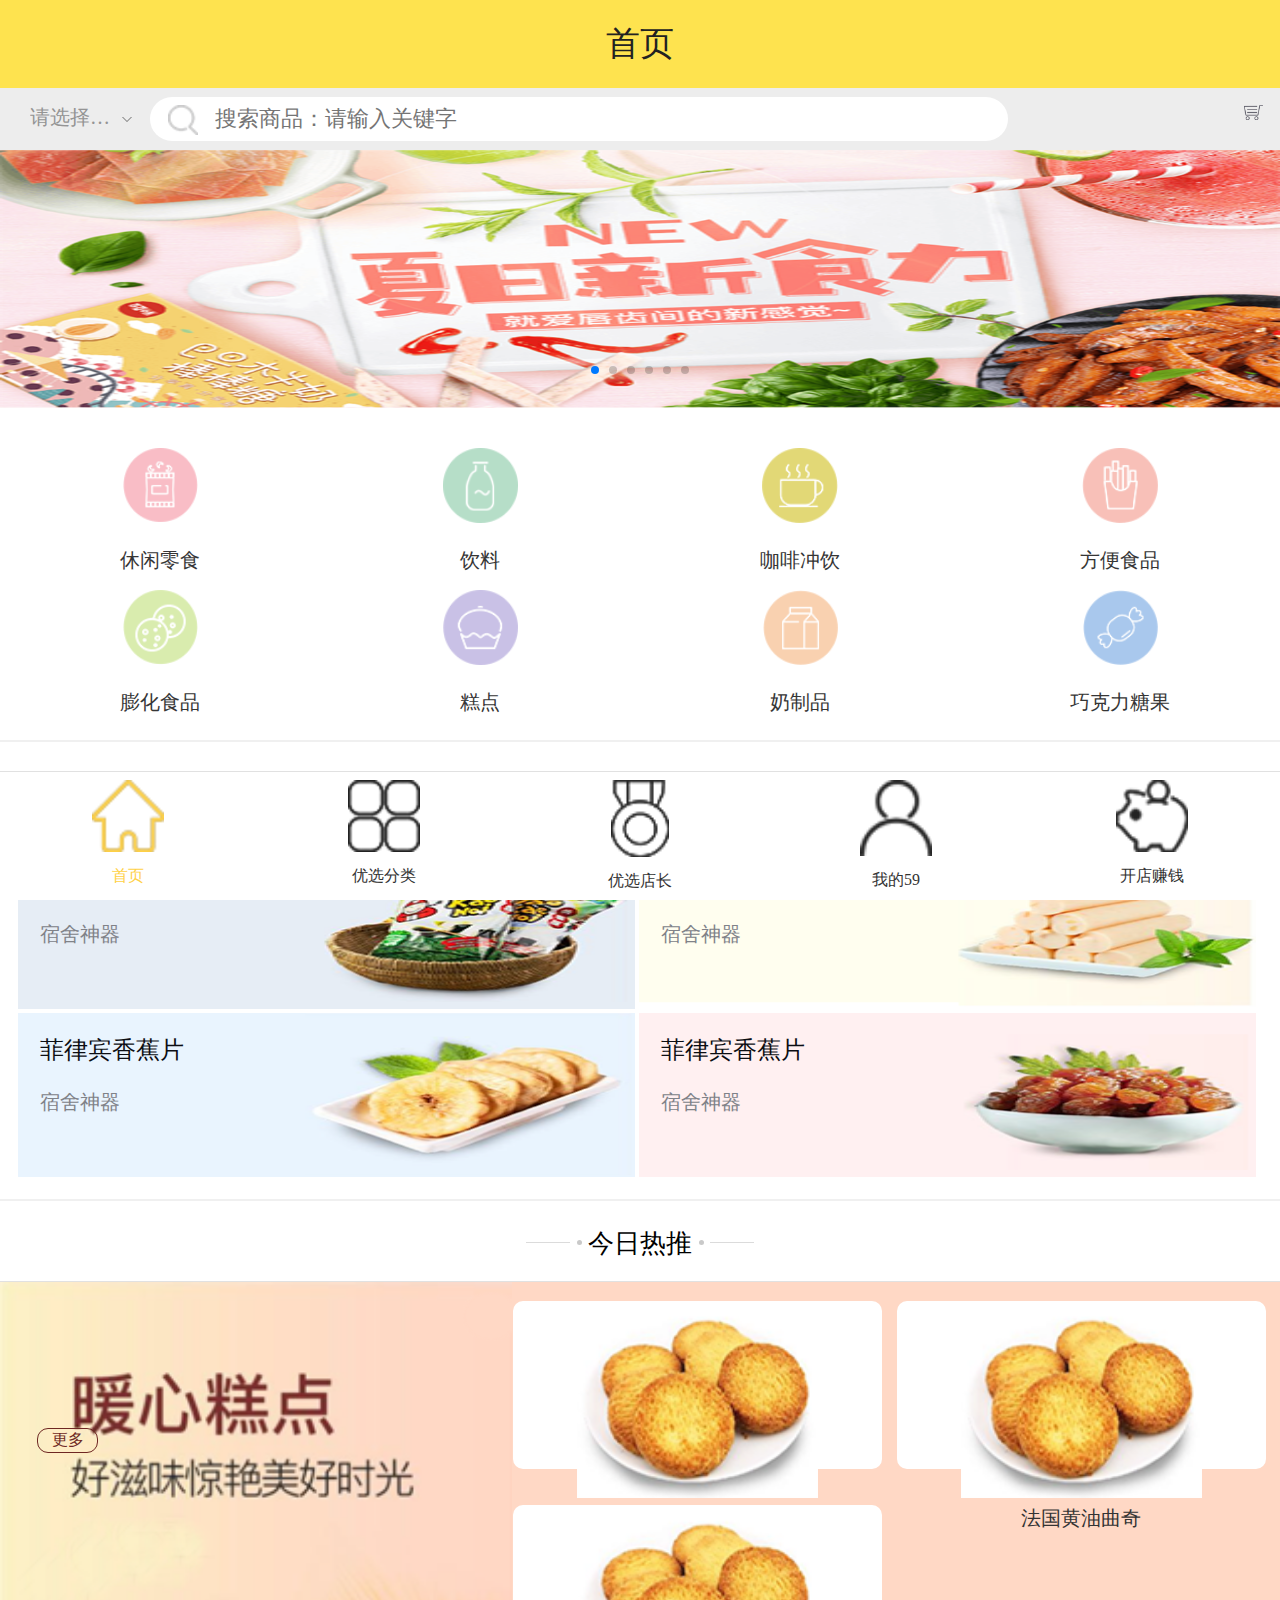
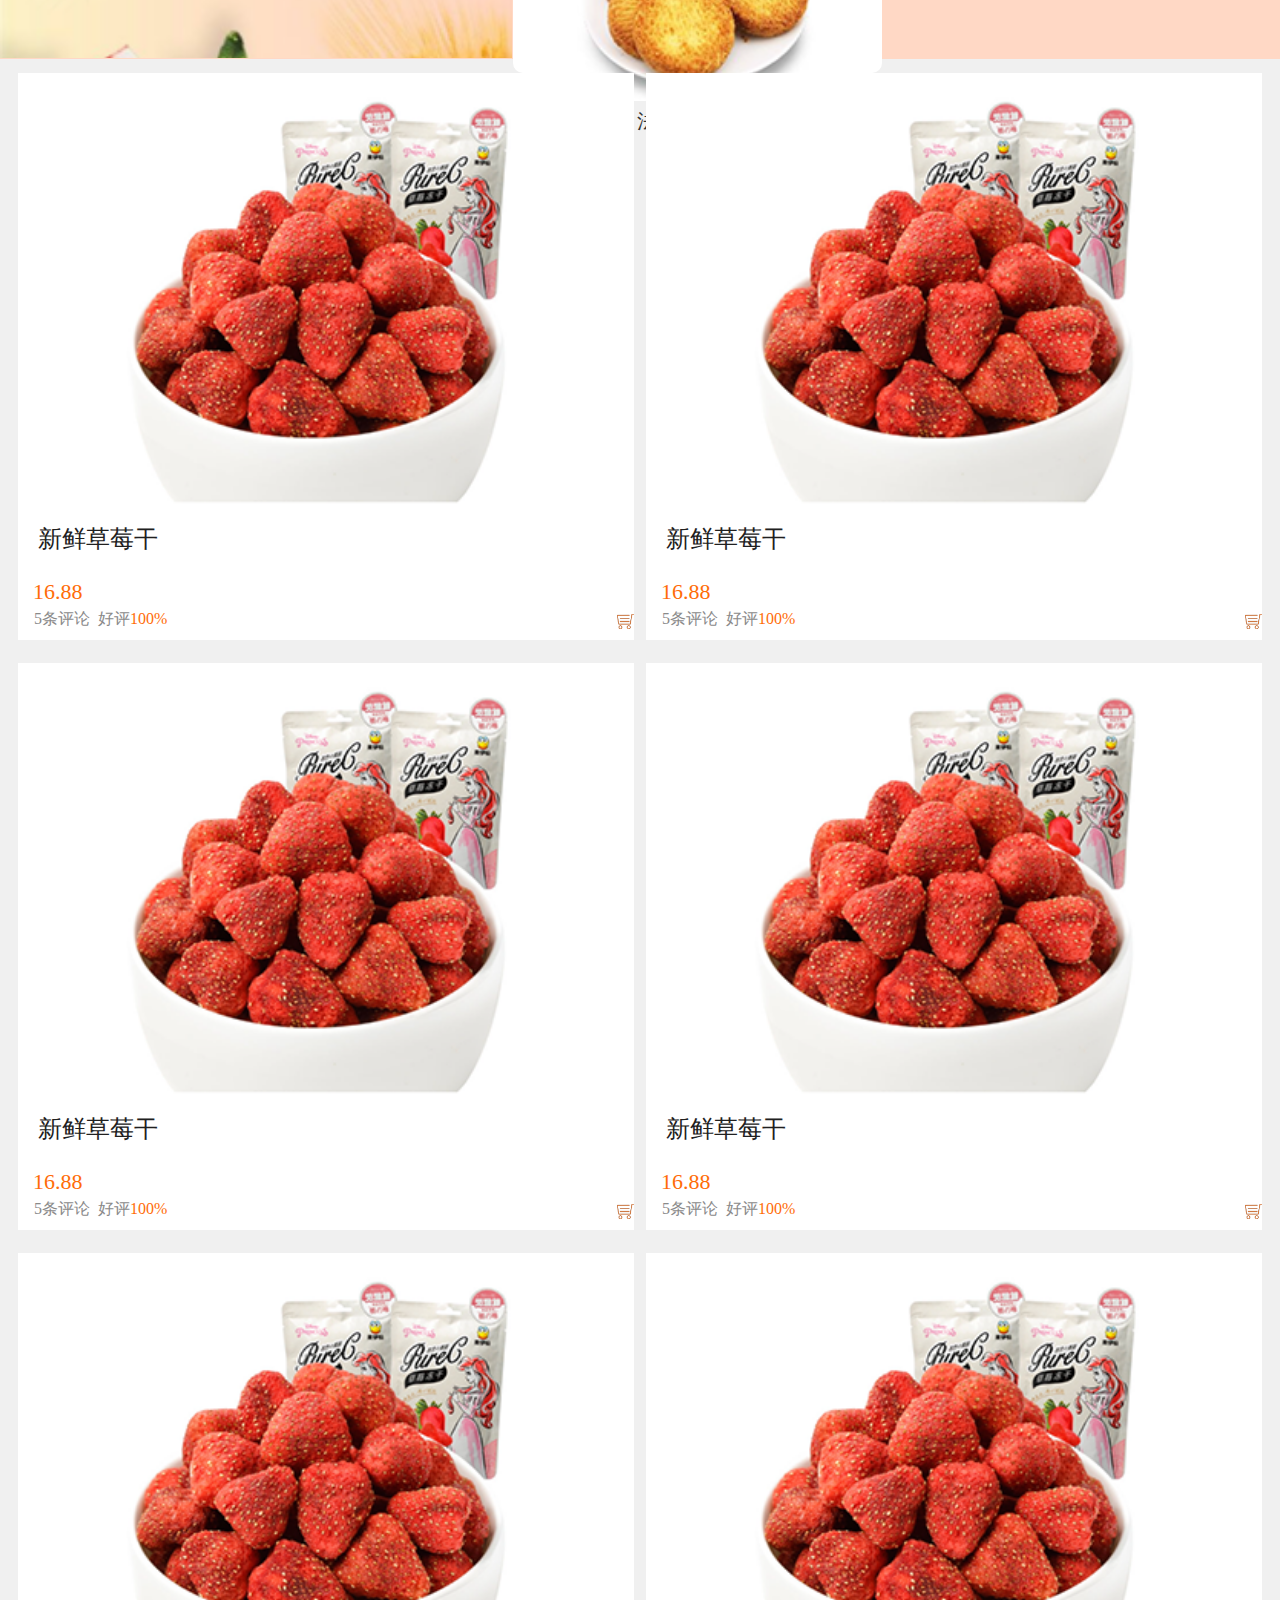
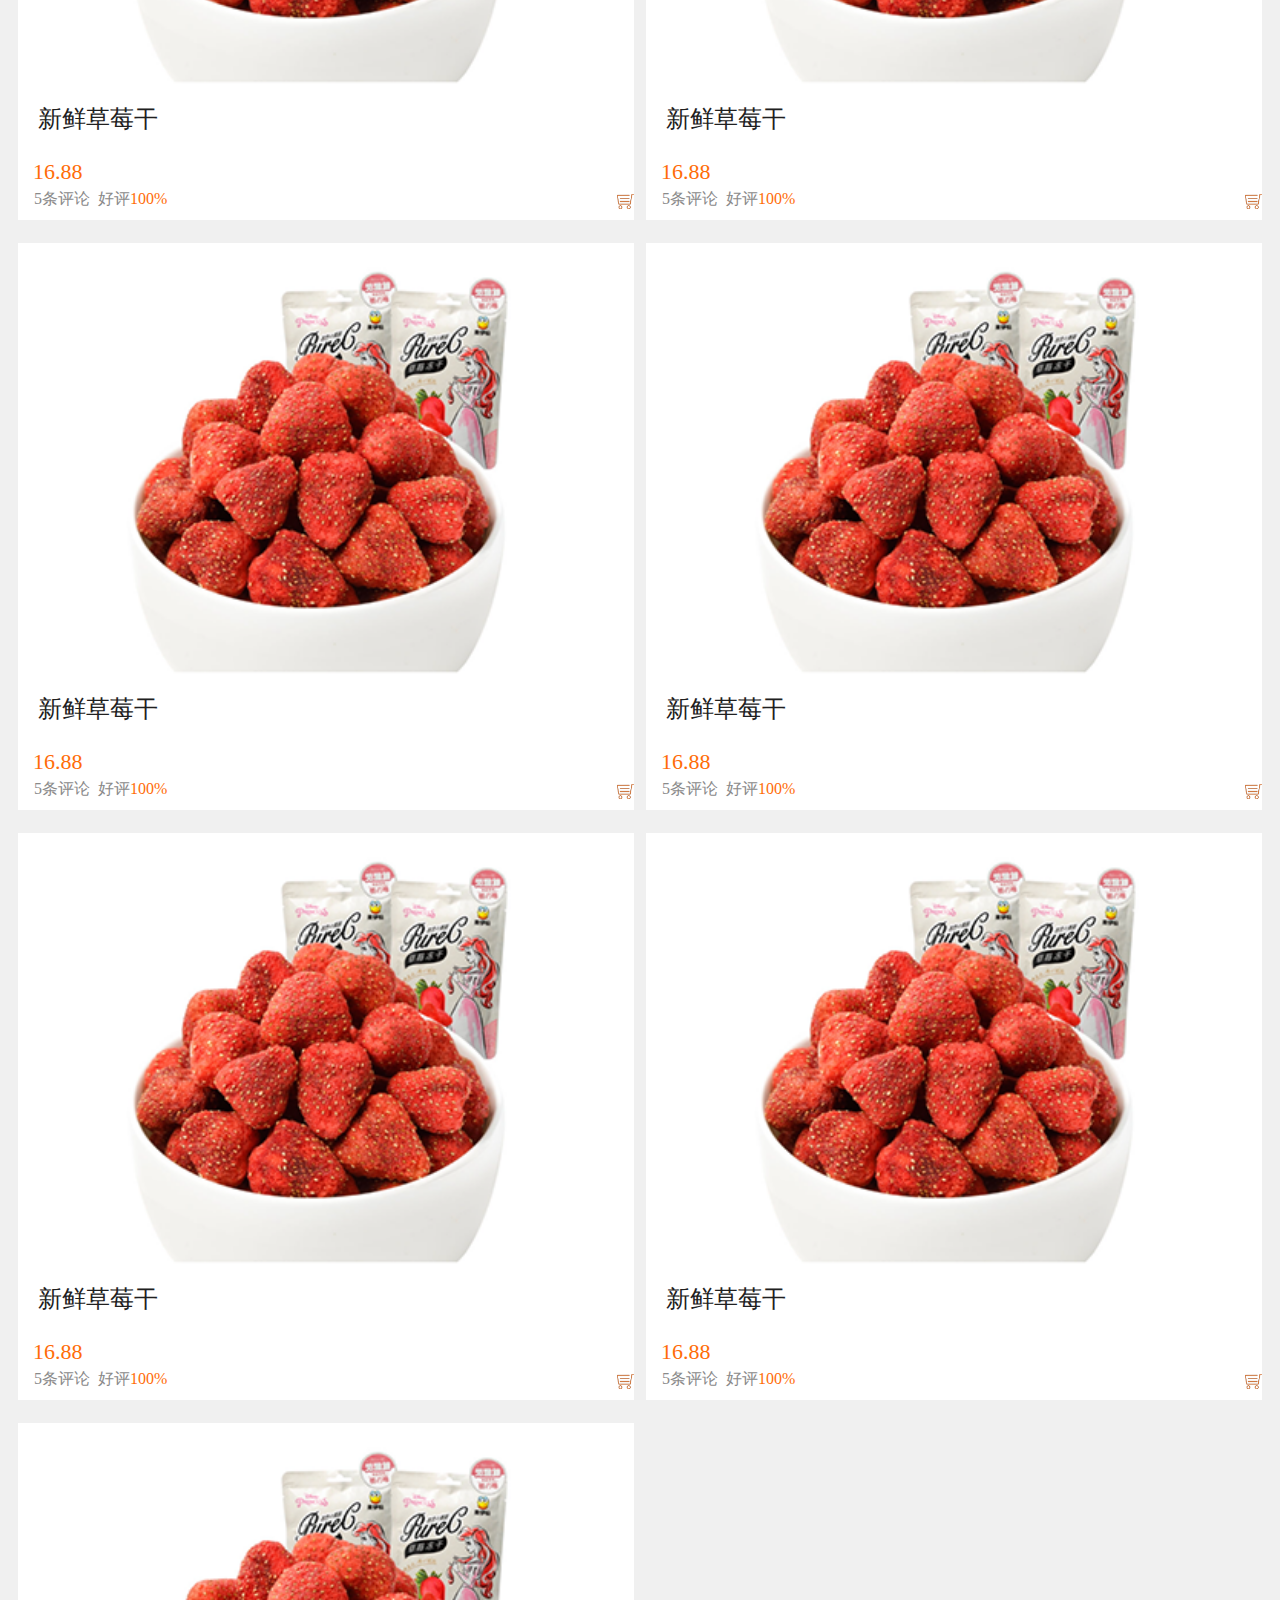
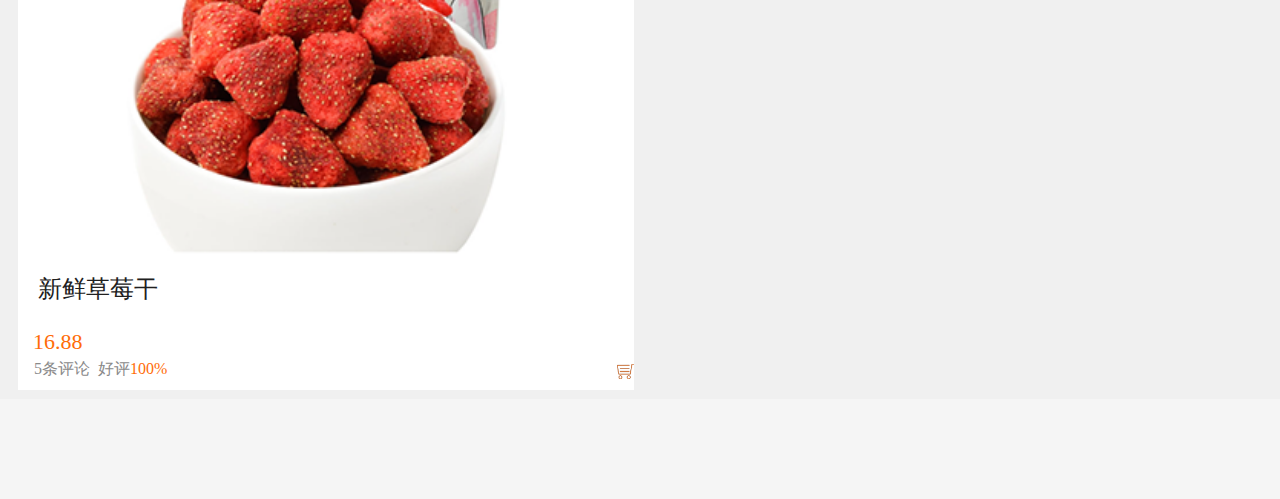
<file: index.html>
<!DOCTYPE html>
<html>

<head>
    <meta charset="utf-8">
    <meta name="viewport" content="width=device-width,initial-scale=1,minimum-scale=1,maximum-scale=1,user-scalable=no"
    />
    <title></title>
    <link rel="stylesheet" href="css/swiper.min.css">
    <link rel="stylesheet" href="css/base.css">
    <link rel="stylesheet" href="css/index.css">
</head>

<body>
    <div class="ym-layer">
    <!--头部  -->
        <div class="ym-header">
            <p>首页</p>
        </div>
        <div class="ym-search">
            <div class="search-box">
                <div class="address">
                   <input type="text" readonly="readonly" name="school" id="ipt" value="请选择学校">
			        <ul id="school"></ul>
			        <ul id="dormitory" class="dormitory fl" name="dormitory">
				        <li class="disabled"> 请选择宿舍楼 </li>
			        </ul>
                    <div class="trigon">
                        <span></span>
                        <span></span>
                    </div>
                </div>
                <form action="#">
                    <span class="search-glass"></span>
                    <input type="search" name="" value="" placeholder="搜索商品：请输入关键字">
                </form>
                <a href="#" class="go-car">
                        <img src="image/sousuolan-gouwuche2x.png" alt="">
                </a>
            </div>
        </div>
    <!--轮播图  -->
        <!-- Swiper -->
    <div class="swiper-container">
        <div class="swiper-wrapper">
            <div class="swiper-slide">
                <img src="image/BANNER@2x.png" alt="">
            </div>
            <div class="swiper-slide">
                <img src="image/BANNER@2x.png" alt="">
            </div>
            <div class="swiper-slide">
                <img src="image/BANNER@2x.png" alt="">
            </div>
            <div class="swiper-slide">
                <img src="image/BANNER@2x.png" alt="">
            </div>
            <div class="swiper-slide">
                <img src="image/BANNER@2x.png" alt="">
            </div>
            <div class="swiper-slide">
                <img src="image/BANNER@2x.png" alt="">
            </div>
        </div>
        <!-- Add Pagination -->
        <div class="swiper-pagination"></div>
    </div>
    <!--导航栏  -->
        <div class="ym-nav clearfix">
            <ul class="clearfix">
                <li>
                    <a href="javascript:;">
                        <img src="image/xiuxianlingshi.png" alt="">
                        <p>休闲零食</p>
                    </a>
                </li>
                <li>
                    <a href="javascript:;">
                        <img src="image/yinliao@2x.png" alt="" />
                	    <p>饮料</p>
                    </a>
                </li>
                <li>
                    <a href="javascript:;">
                        <img src="image/kafeichongyin@2x.png" alt="" />
                	    <p>咖啡冲饮</p>
                    </a>
                </li>
                <li>
                    <a href="javascript:;">
                        <img src="image/fangbianshipin2x.png" alt="" />
                	    <p>方便食品</p>
                    </a>
                </li>
                <li>
                    <a href="javascript">
                        <img src="image/penghuashipin@2x.png" alt="" />
                	    <p>膨化食品</p>
                    </a>
                </li>
                <li>
                    <a href="javascript:;">
                        <img src="image/gaodian@2x.png" alt="" />
                	    <p>糕点</p>
                    </a>
                </li>
                <li>
                    <a href="#">
                        <img src="image/naizhipin@2x.png" alt="" />
                	    <p>奶制品</p>
                    </a>
                </li>
                <li>
                    <a href="javascript:;">
                        <img src="image/qiaokelitangguo2x.png" alt="" />
                	    <p>巧克力糖果</p>
                    </a>
                </li>
            </ul>
        </div>
    <!--约团首选  -->
        <div class="ym-first">
            <div class="first-header">
                <div class="head">
                    <span class="line"></span>
                    <span class="point"></span>
                    <span class="title">约团首选</span>
                    <span class="point"></span>
                    <span class="line"></span>
                </div>
            </div>
            <div class="first-content clearfix">
                <!-- <div class="hot-product">
                    
                     <img src="image/xiangjiao@2x.png" width="100%" height="100%" alt="">
                    <div class="product-left">
                        <span class="must">寝室必备</span>
                        <span class="name">菲律宾香蕉片</span>
                        <span class="price">仅售12.8元</span>
                    </div> 
                </div>
                <div class="hot-product">
                     <img src="image/xiangjiao@2x.png" width="100%" height="100%" alt=""> 
                </div>
                <div class="hot-product">
                     <img src="image/xiangjiao@2x.png" width="100%" height="100%" alt=""> 
                </div>
                <div class="hot-product">
                     <img src="image/xiangjiao@2x.png" width="100%" height="100%" alt=""> 
                </div> -->
            </div>
        </div>

    <!--今日力推  -->
        <div class="ym-today">
            <div class="today-header">
                <div class="head">
                    <span class="line"></span>
                    <span class="point"></span>
                    <span class="title">今日热推</span>
                    <span class="point"></span>
                    <span class="line"></span>
                </div>
            </div>
            <div class="today-content">
                <a href="javascript:;" class="image">
                    <div class="title">
                        <span>更多</span>
                    </div>
                </a>

                <div class="pro">
                    <div class="pro-all">
                        <a href="#" class="pro1">
                                <img src="image/jinrituijian-quqi@2x.png" width="70%" alt="">
                            <span>法国黄油曲奇</span>
                        </a>
                    </div>
                    <div class="pro-all">
                        <a href="#" class="pro1">
                                <img src="image/jinrituijian-quqi@2x.png" width="70%" alt="">
                            <span>法国黄油曲奇</span>
                        </a>
                    </div>
                    <div class="pro-all">
                        <a href="#" class="pro1">
                                <img src="image/jinrituijian-quqi@2x.png" width="70%" alt="">
                            <span>法国黄油曲奇</span>
                        </a>
                    </div>
                </div>
            </div>
        </div>

 <!--商品区  -->
        <div class="ym-product clearfix">
            <ul>
            </ul>
        </div> 

     <!-- 底部功能区   -->
        <div class="ym-main clearfix">
            <ul>
                <li>
                    <a href="index.html">
                        <p><img src="image/shouye(huang)@2x.png" alt=""></p>
                        <p class="currentFont">首页</p>
                    </a>
                </li>
                <li>
                    <a href="javascript:;">
                        <p><img src="image/fenlei@2x.png" alt=""></p>
                        <p>优选分类</p>
                    </a>
                </li>
                <li>
                    <a href="javascript:;">
                        <p><img src="image/youxuandianzhang.png" alt=""></p>
                        <p>优选店长</p>
                    </a>
                </li>
                <li>
                    <a href="javascript:;">
                        <p><img src="image/wode@2x.png" alt=""></p>
                        <p>我的59</p>
                    </a>
                </li>
                <li>
                    <a href="openShop.html">
                        <p><img src="image/kaidianzhuanqian@2x.png" alt=""></p>
                        <p>开店赚钱</p>
                    </a>
                </li>
            </ul>
        </div>
    </div>
    <script src="js/jquery.js"></script>
    <script src="js/swiper.min.js"></script>
    <script src="js/mui.min.js"></script>
    <script src="js/base.js"></script>
    <script src="js/index.js"></script>
    <script>
    var swiper = new Swiper('.swiper-container', {
        pagination: '.swiper-pagination',
        nextButton: '.swiper-button-next',
        prevButton: '.swiper-button-prev',
        paginationClickable: true,
        spaceBetween: 30,
        centeredSlides: true,
        autoplay: 2500,
        autoplayDisableOnInteraction: false
    });
    </script>
</body>

</html>
</file>
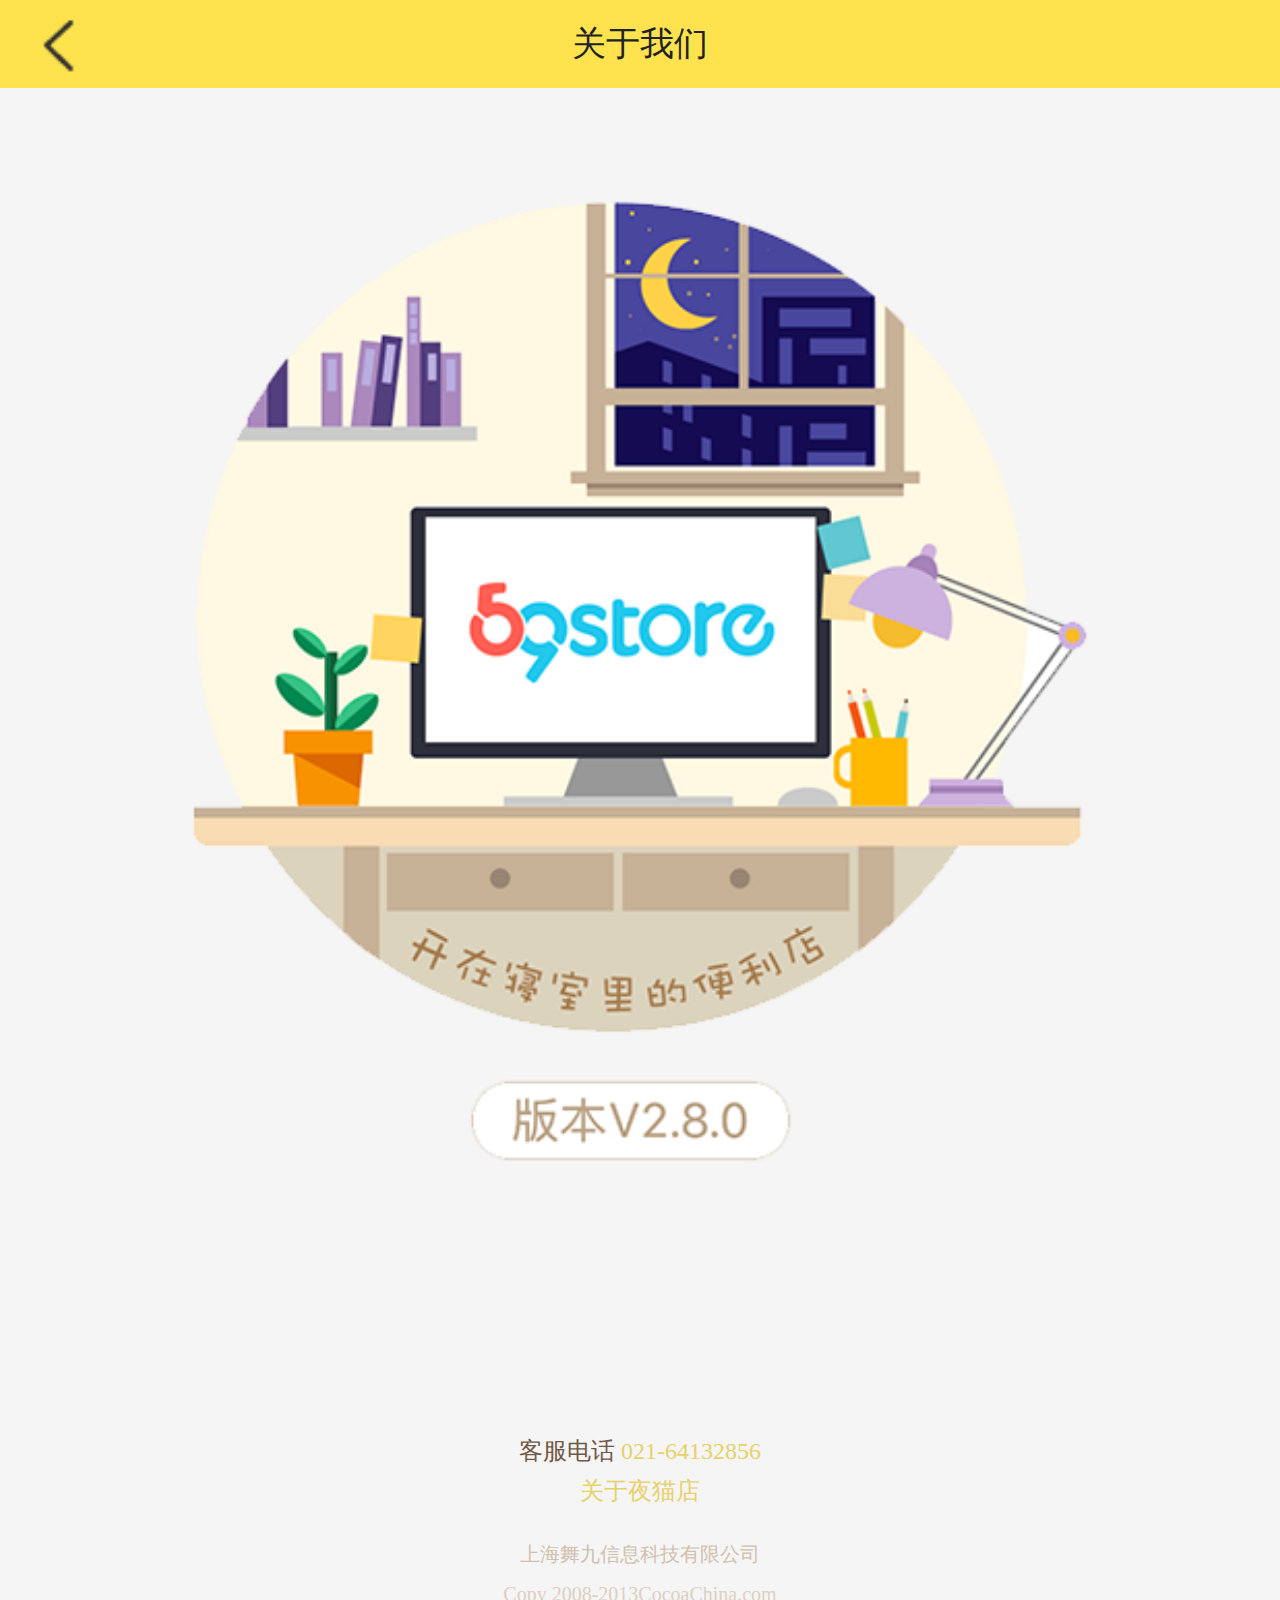
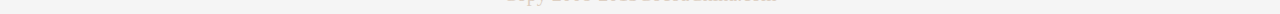
<file: aboutUs.html>
<!DOCTYPE html>
<html lang="en">
<head>
    <meta charset="UTF-8">
    <meta name="viewport" content="width=device-width, initial-scale=1.0">
    <meta http-equiv="X-UA-Compatible" content="ie=edge">
    <link rel="stylesheet" href="css/base.css">
    <link rel="stylesheet" href="css/aboutUs.css">
    <title>Document</title>
</head>
<body>
    <div class="ym-layer">
		<div class="ym-header">
			<a href="#" onclick="window.history.go(-1)"></a>
			<span>关于我们</span>
        </div>
        <div class="ym-content">
            <p><img src="image/guanyuwomen@2x.png" width="70%" alt=""></p>
            <div>
                <p>客服电话 <span>021-64132856</span></p>
                <p>关于夜猫店</p>
                <p>上海舞九信息科技有限公司</p>
                <p>Copy 2008-2013CocoaChina.com</p>
            </div>
        </div>
    </div>
    <script src="js/base.js"></script>
</body>
</html>
</file>
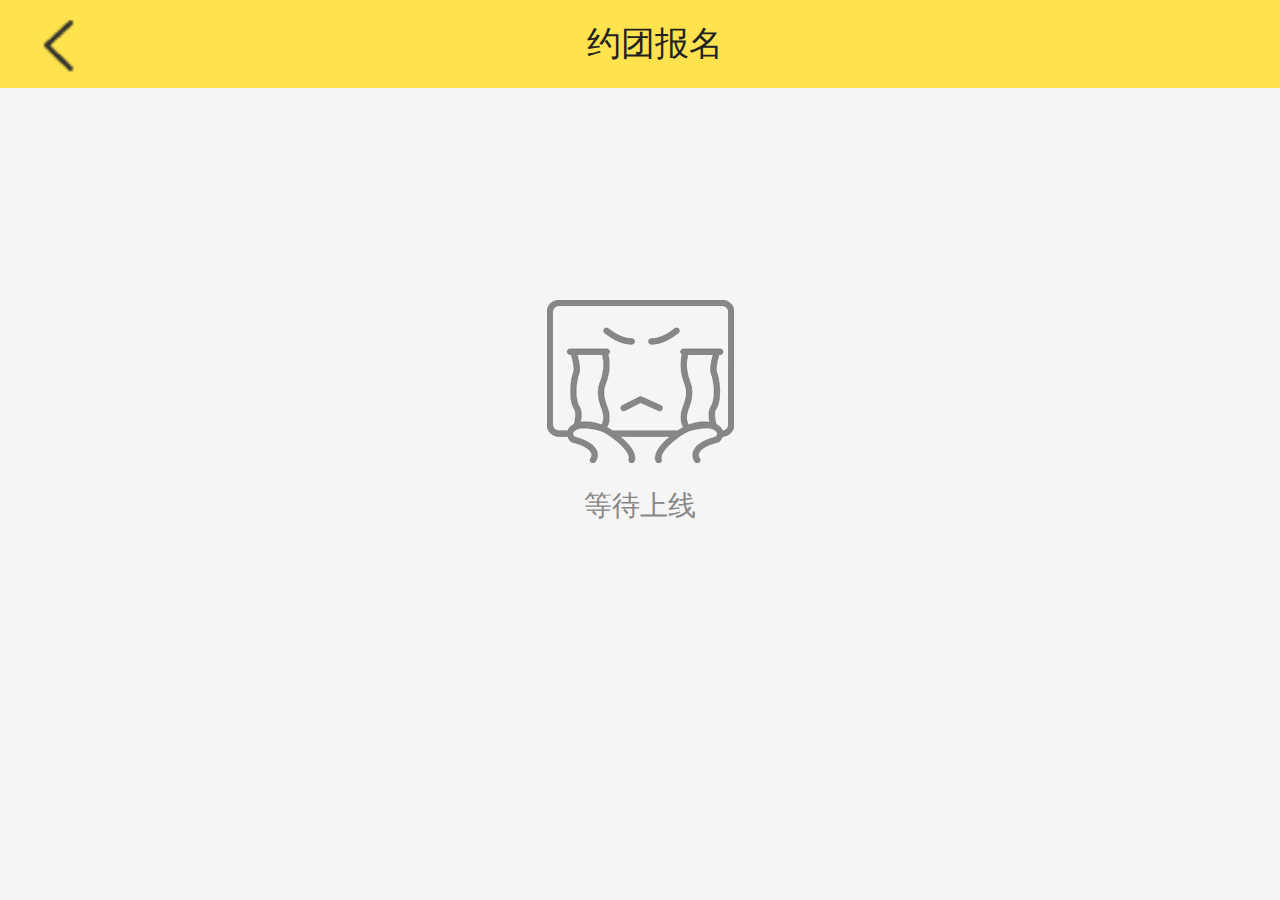
<file: apply.html>
<!DOCTYPE html>
<html>

<head>
    <meta charset="utf-8">
    <meta name="viewport" content="width=device-width,initial-scale=0.5,minimum-scale=0.5,maximum-scale=0.5,user-scalable=no"
    />
    <title></title>
    <link rel="stylesheet" href="css/base.css">
    <link rel="stylesheet" href="css/apply.css">

<body>
    <div class="ym-layer">
        <div class="ym-header">
			<a href="#" onclick="window.history.go(-1)"></a>
            <span>约团报名</span>
        </div> 
	    <div class="ym-content">
	    	<img src="image/yuetuanbaoming@2x.png" />
	        <p>等待上线</p>
	        
	    </div>
    </div>  
    <script src="js/base.js"></script>
  
</body>

</html>
</file>
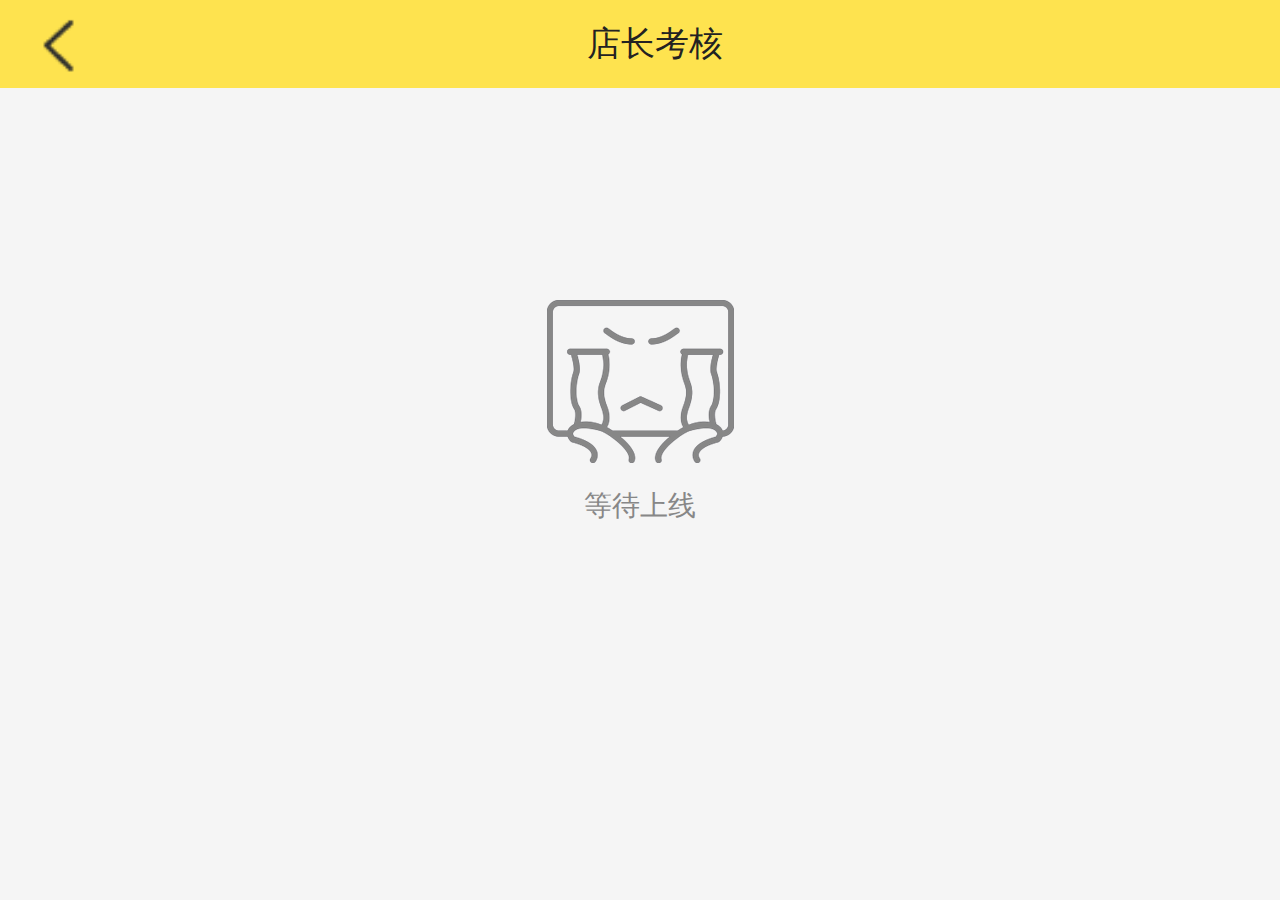
<file: check.html>
<!DOCTYPE html>
<html>

<head>
    <meta charset="utf-8">
    <meta name="viewport" content="width=device-width,initial-scale=0.5,minimum-scale=0.5,maximum-scale=0.5,user-scalable=no"
    />
    <title></title>
    <link rel="stylesheet" href="css/base.css">
    <link rel="stylesheet" href="css/check.css">
</head>

<body>
    <div class="ym-layer">
        <div class="ym-header">
			<a href="#" onclick="window.history.go(-1)"></a>
            <span>店长考核</span>
        </div>
    </div>   
    <div class="ym-content">
    	<img src="image/yuetuanbaoming@2x.png" />
        <p>等待上线</p>
        
    </div>
    <script src="js/base.js"></script>
  
</body>

</html>
</file>
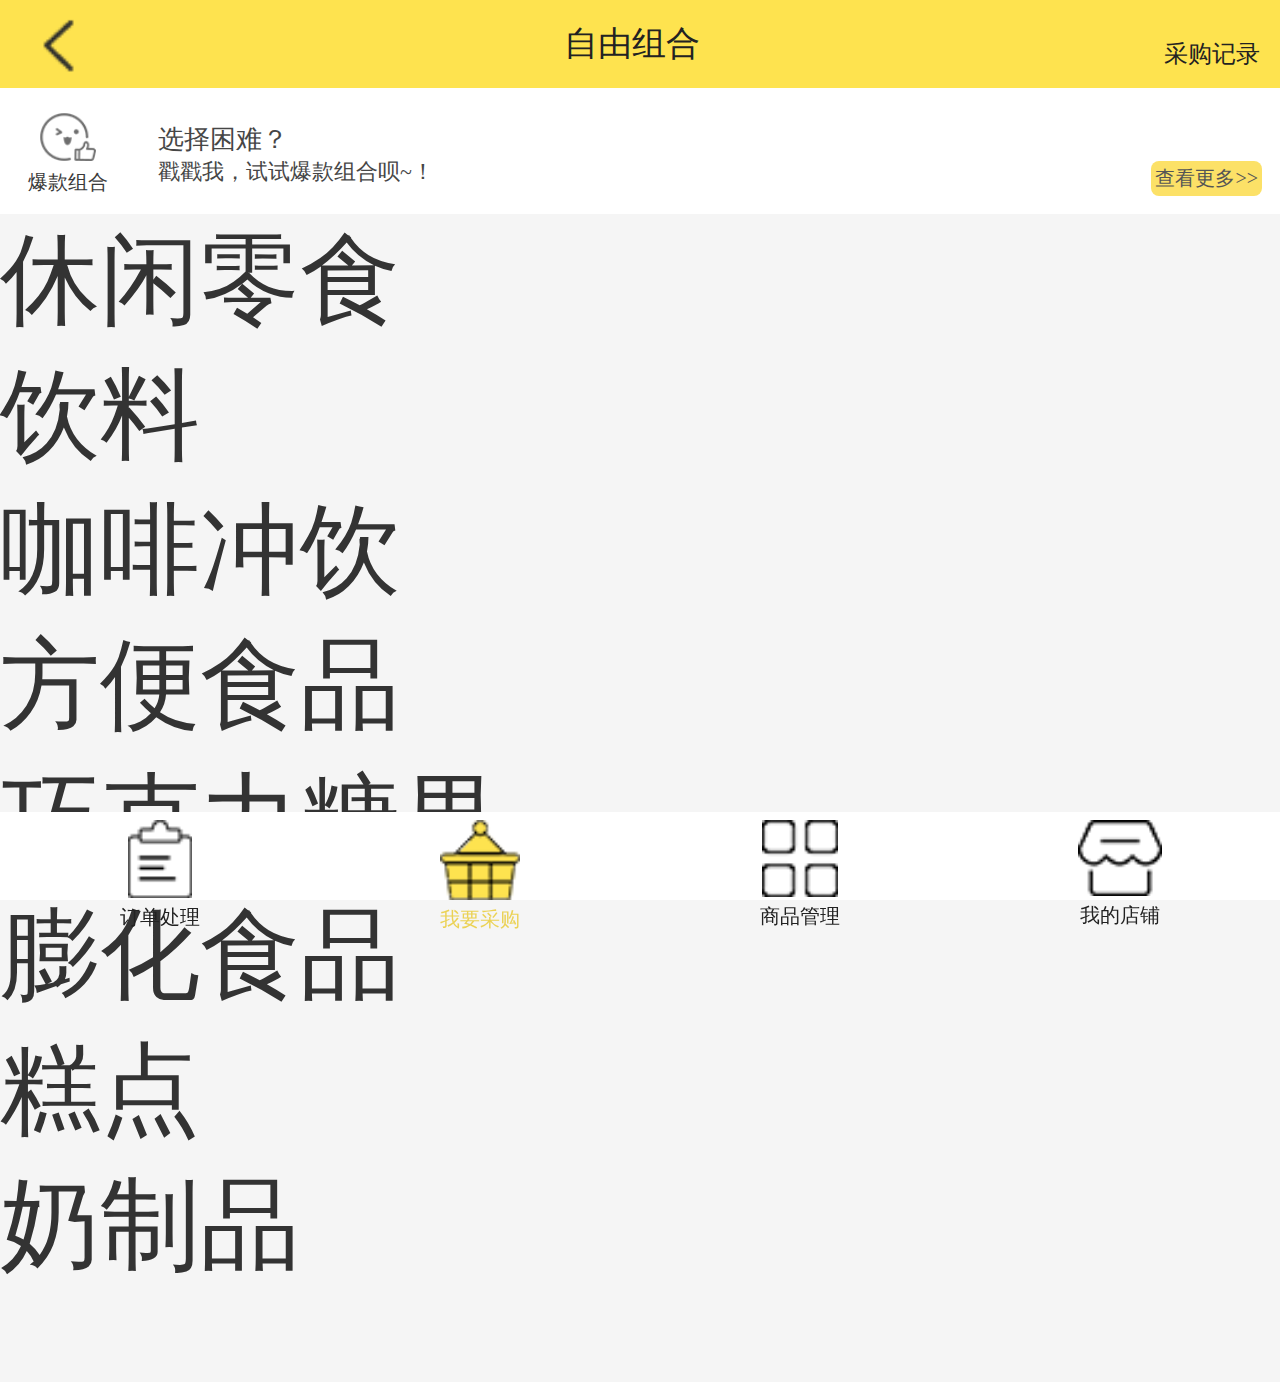
<file: freeCom.html>
<!DOCTYPE html>
<html>
	<head>
		<meta charset="UTF-8">
		<meta name="viewport" content="width=device-width,initial-scale=1,minimum-scale=1,maximum-scale=1,user-scalable=no" />
		<title></title>
		<link rel="stylesheet" type="text/css" href="css/base.css"/>
		<link rel="stylesheet" href="css/freeCom.css" />
	</head>
	<body>
		<div class="ym-layer">
			<div class="ym-header">
				<a href="#" onclick="window.history.go(-1)"></a>
	            <span>自由组合</span>
	            <a class="record" href="#">采购记录</a>
	        </div> 
	        <div class="ym-content">
	        	<div class="ym-more">
	        		<div class="groupImg">
	        			<p><img src="image/dingdanchuli/baokuanzuhe@2x.png" width="56%" alt="" /></p>
	        			<p>爆款组合</p>
	        		</div>
	        		<div class="tryGroup">
	        			<p>选择困难？</p>
	        			<p>戳戳我，试试爆款组合呗~！</p>
	        		</div>
	        		<div class="seeMore">
	        			<a href="#">查看更多&gt;&gt;</a>
	        		</div>
	        	</div>
	        	<div class="ym-product">
	        		<div class="left-menu">
	        			<ul>
	        				<li><a href="#">休闲零食</a></li>
	        				<li><a href="#">饮料</a></li>
	        				<li><a href="#">咖啡冲饮</a></li>
	        				<li><a href="#">方便食品</a></li>
	        				<li><a href="#">巧克力糖果</a></li>
	        				<li><a href="#">膨化食品</a></li>
	        				<li><a href="#">糕点</a></li>
	        				<li><a href="#">奶制品</a></li>
	        			</ul>
	        		</div>
	        		<div class="right-pro">
	        			<div class="pro-box">
	        				
	        			</div>
	        		</div>
	        	</div>
	        </div>
	        <footer>
            <ul class="clearfix">
                <li>
                    <a href=" ">
                        <img src="image/dingdanchuli/dingdanchuli@2x.png" width="20%" alt="">
                        <p>订单处理</p >
                    </a>
                </li>
                <li>
                    <a href="#">
                        <img src="image/dingdanchuli/xuanzhong-caigou@2x.png" width="25%" alt="">
                        <p class="currentFont">我要采购</p >
                    </a>
                </li>
                <li>
                    <a href="#">
                        <img src="image/dingdanchuli/shangpinguanli@2x.png" width="24%" alt="">
                        <p>商品管理</p >
                    </a>
                </li>
                <li>
                    <a href="#">
                        <img src="image/dingdanchuli/wodedianpu@2x.png" width="26%" alt="">
                        <p>我的店铺</p >
                    </a>
                </li>
            </ul>
        </footer>
		</div>
		
		<script src="js/base.js"></script>
	</body>
</html>
</file>
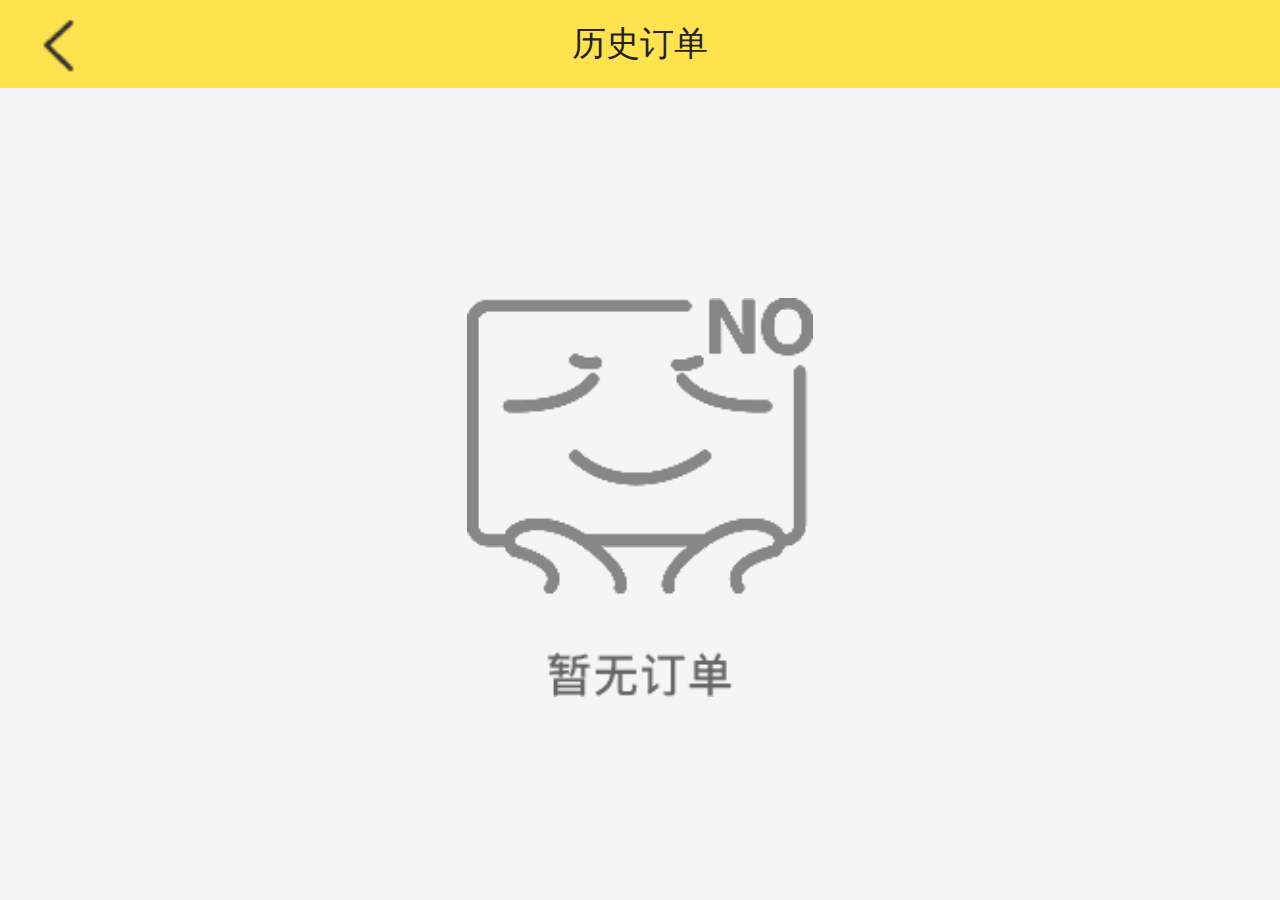
<file: histor.html>
<!doctype html>
<html>

	<head>
		<meta charset="UTF-8">
		<title></title>
		<meta name="viewport" content="width=device-width,initial-scale=0.5,minimum-scale=0.5,maximum-scale=0.5,user-scalable=no" />
		<link rel="stylesheet" href="css/base.css">
		<link rel="stylesheet" href="css/history.css">
	</head>

	<body>
		<div class="ym-layer">
			<div class="ym-header">
				<a href="#"></a>
				<span>历史订单</span>
			</div>
			<div class="ym-content clearfix">
				<img src="image/noHis.png" width="27%" alt="">
			</div>
		</div>
		<script src="js/base.js"></script>
	</body>

</html>
</file>
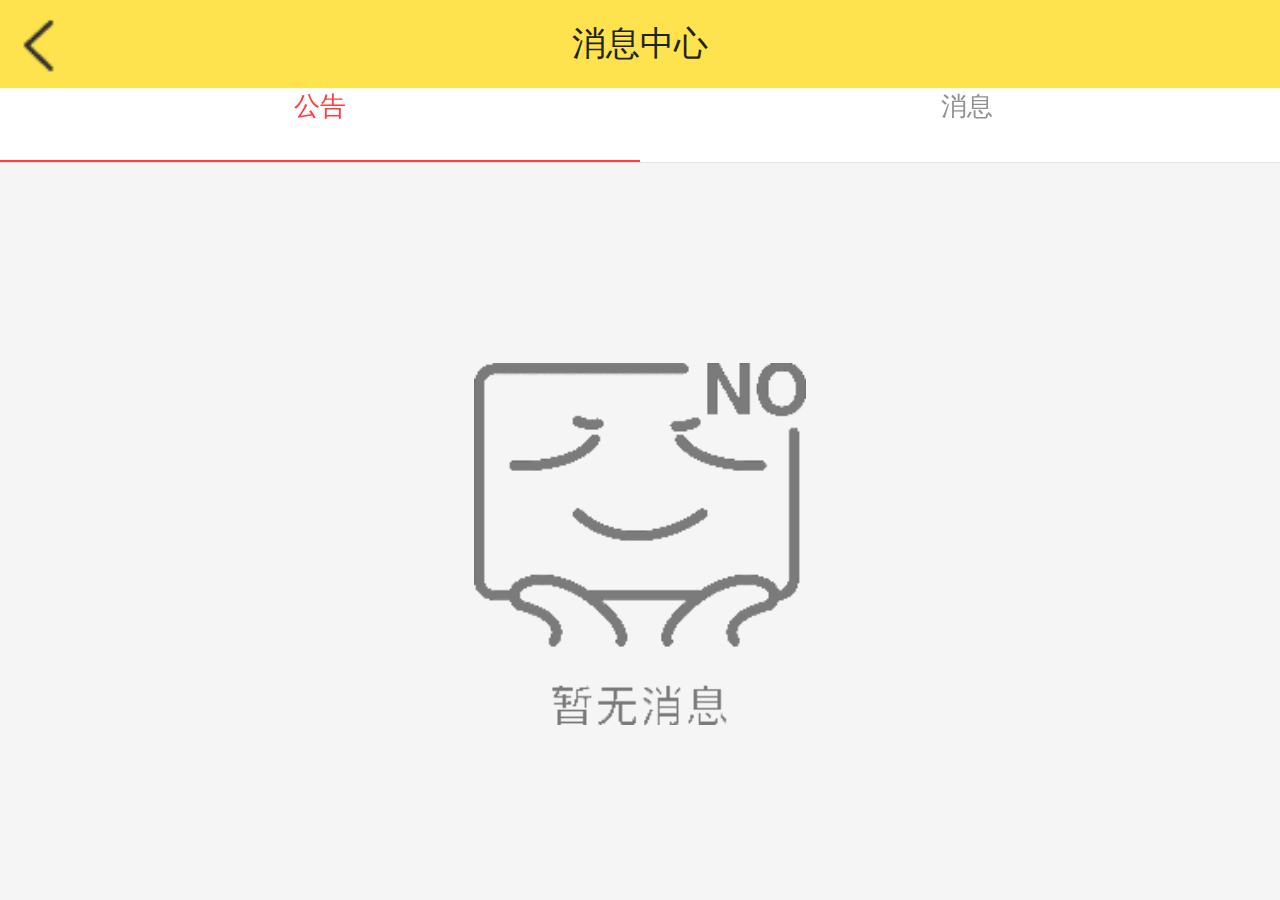
<file: info.html>
<!doctype html>
<html>

<head>
	<meta charset="UTF-8">
	<title></title>
	<meta name="viewport" content="width=device-width,initial-scale=1,minimum-scale=1,maximum-scale=1,user-scalable=no" />
	<link href="css/mui.min.css" rel="stylesheet" />
	<link rel="stylesheet" href="css/base.css">
	<link rel="stylesheet" href="css/info.css">
</head>

<body>
	<div class="ym-layer">
		<div class="ym-header">
			<a href="#" onclick="window.history.go(-1)"></a>
			<span>消息中心</span>
		</div>
		<div id="slider" class="mui-slider">
			<div class="mui-scroll-wrapper mui-slider-indicator mui-segmented-control mui-segmented-control-inverted" id="segmented">
				<div class="mui-scroll">
					<a class="mui-control-item mui-active" href="#item1mobile">
                    公告
                </a>
					<a class="mui-control-item" href="#item2mobile">
                    消息
                </a>

				</div>
			</div>


			<div class="mui-slider-group">
				<div id="item1mobile" class="mui-slider-item mui-control-content mui-active">
					<ul class="mui-table-view">
						<li class="mui-table-view-cell">
							<div class="content">
								<img src="image/nomsg.png" alt="">
							</div>
						</li>
					</ul>
				</div>
				<div id="item2mobile" class="mui-slider-item mui-control-content ">
					<ul class="mui-table-view">
						<li class="mui-table-view-cell">
							<div class="content">
								<img src="image/nomsg.png" alt="">
							</div>
						</li>
					</ul>
				</div>
			</div>
		</div>
		<script src="js/jquery.js"></script>
		<script src="js/template.js"></script>
		<script src="js/base.js"></script>
		<script src="js/info.js"></script>
		<script src="js/mui.min.js"></script>
		<script type="text/javascript">
			mui.init()
		</script>
</body>

</html>
</file>
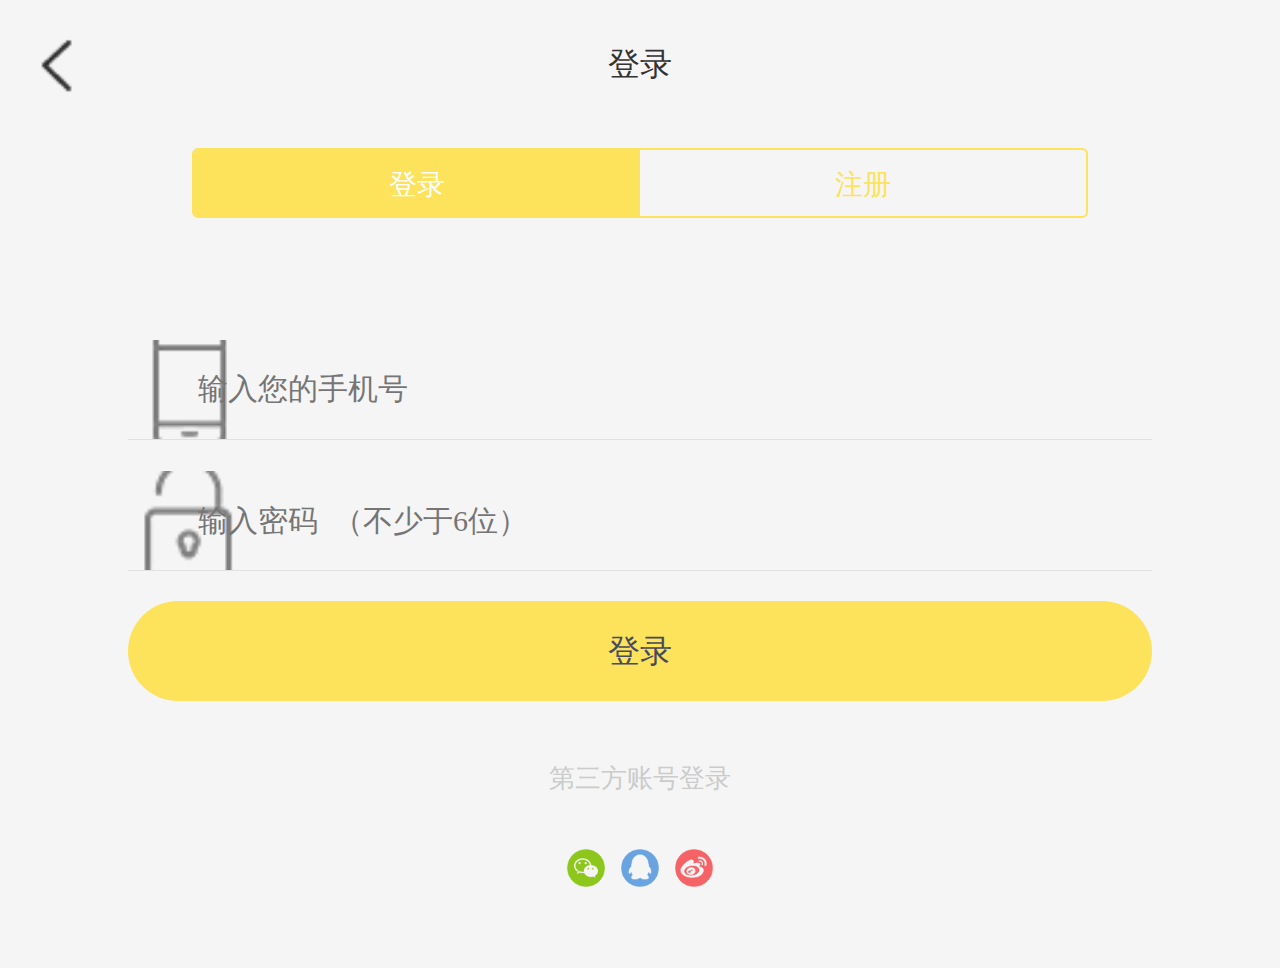
<file: log-in.html>
<!DOCTYPE html>
<html lang="en">
<head>
    <meta charset="UTF-8">
    <meta name="viewport" content="width=device-width, initial-scale=1.0">
    <meta http-equiv="X-UA-Compatible" content="ie=edge">
    <title>Document</title>
    <link rel="stylesheet" href="css/base.css">
    <link rel="stylesheet" href="css/log-in.css">
</head>
<body>
    <div class="ym-layer">
        <header>
			<a href="#" onclick="window.history.go(-1)"></a>
            <span>登录</span>
        </header>
        <div class="ym-content">
            <div class="content-top">
                <a href="javascript:;">登录</a>
                <a href="register.html">注册</a>
            </div>
            <div class="log-in">
                <form>
                    <input type="tel" id="userTel" name="" value="" placeholder="输入您的手机号">
                    <div class="telMsg"></div>
                    <input type="password" id="userPwd" placeholder="输入密码  （不少于6位）" />
                    <div class="pwdMsg"></div>
                    <input type="submit" id="login" value="登录">
                </form>
            </div>
            <div class="other">
                <p>第三方账号登录</p>
                <ul class="clearfix">
                    <li>
                        <a href="#">
                            <img src="image/weixin.png" alt="">
                        </a>
                    </li>
                    <li>
                        <a href="#">
                            <img src="image/qq@2x.png" alt="">
                        </a>
                    </li>
                    <li>
                        <a href="#">
                            <img src="image/weibo.png" alt="">
                        </a>
                    </li>
                </ul>
            </div>
        </div>
    </div>
    <script src="js/jquery.js"></script>
    <script src="js/base.js"></script>
    <script src="js/log-in.js"></script>
</body>
</html>
</file>
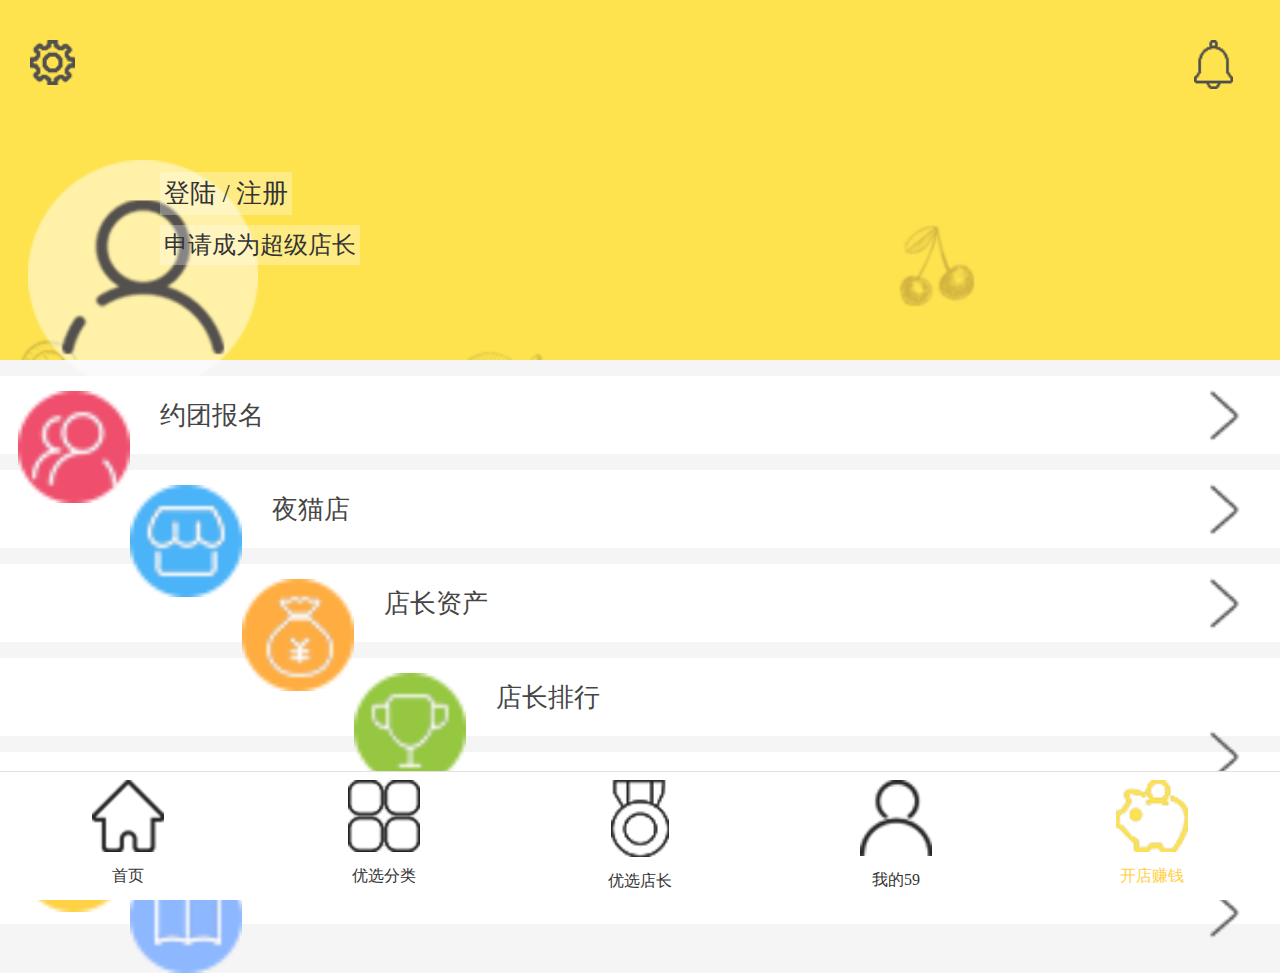
<file: openShop.html>
<!DOCTYPE html>
<html>
	<head>
		<meta charset="UTF-8">
		<meta name="viewport" content="width=device-width,initial-scale=1,minimum-scale=1,maximum-scale=1,user-scalable=no" />
		<title></title>
		<link rel="stylesheet" href="css/base.css" />
		<link rel="stylesheet" href="css/openShop.css">
	</head>
	<body>
		<div class="ym-layer">
			 <header>
				<a href="setting.html" class="set"></a>
				<a href="info.html" class="remind"></a>
				<div class="log-in">
					<a href="#">
						<img src="image/kaidian/nav-denglu@2x.png" width="18%" alt="">
					</a>
					<a href="log-in.html">
						登陆&nbsp;/&nbsp;注册
					</a>
					<a href="#">申请成为超级店长</a>
				</div>
			</header>
			<div class="ym-content">
				<div class="apply">
					<img src="image/kaidian/yuetuanbaoming@2x.png" alt="">
					<span>约团报名</span>
					<a href="apply.html"></a>
				</div>
				<div class="shop">
					<img src="image/kaidian/yemaodian@2x.png" alt="">
					<span>夜猫店</span>
					<a href="#"></a>
				</div>
				<div class="property">
					<img src="image/kaidian/dianzhangzichan@2x.png" alt="">
					<span>店长资产</span>
					<a href="zichan.html"></a>
				</div>
				<div class="ranking">
					<img src="image/kaidian/dianzhangpaihang@2x.png" alt="">
					<span>店长排行</span>
					<a href="ranking.html"></a>
				</div>
				<div class="check">
					<img src="image/kaidian/dianzhangkaohe@2x.png" alt="">
					<span>店长考核</span>
					<a href="check.html"></a>
				</div>
				<div class="psp">
					<img src="image/kaidian/kaidiangonglve@2x.png" alt="">
					<span>开店攻略</span>
					<a href="#"></a>
				</div>
			</div>
			<!-- 底部功能区   -->
			<div class="ym-main clearfix">
				<ul>
					<li>
						<a href="index.html">
							<p><img src="image/shouye@2x.png" alt=""></p>
							<p>首页</p>
						</a>
					</li>
					<li>
						<a href="javascript:;">
							<p><img src="image/fenlei@2x.png" alt=""></p>
							<p>优选分类</p>
						</a>
					</li>
					<li>
						<a href="javascript:;">
							<p><img src="image/youxuandianzhang.png" alt=""></p>
							<p>优选店长</p>
						</a>
					</li>
					<li>
						<a href="javascript:;">
							<p><img src="image/wode@2x.png" alt=""></p>
							<p>我的59</p>
						</a>
					</li>
					<li>
						<a href="openShop.html">
							<p><img src="image/kaidianzhuanqian(huang)@2x.png" alt=""></p>
							<p class="currentFont">开店赚钱</p>
						</a>
					</li>
				</ul>
			</div>
	</div>
		
		
		
		<script src="js/base.js"></script>
	</body>
</html>
</file>
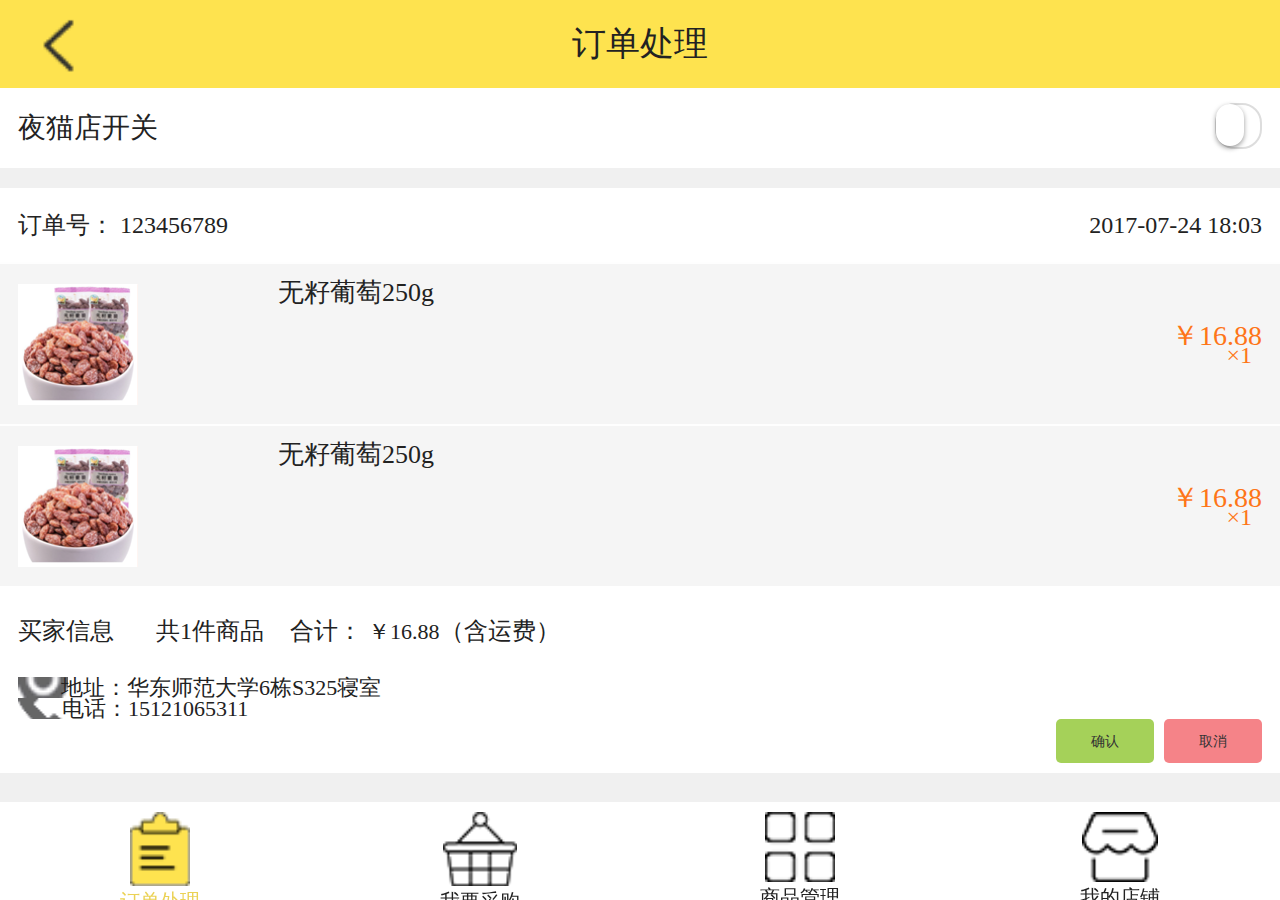
<file: order.html>
<!DOCTYPE html>
<html lang="en">
<head>
    <meta charset="UTF-8">
    <meta name="viewport" content="width=device-width, initial-scale=1.0">
    <meta http-equiv="X-UA-Compatible" content="ie=edge">
    <title>Document</title>
    <link rel="stylesheet" href="css/mui.min.css">
    <link rel="stylesheet" href="css/base.css">
    <link rel="stylesheet" href="css/order.css">
</head>
<body>
    <div class="ym-layer">
        <header>
            <a href="#"></a>
			<span>订单处理</span>
        </header>
        <div class="ym-content">
            <div class="switch">
                <span>夜猫店开关</span>
                <div class="mui-switch mui-switch-mini">
                    <div class="mui-switch-handle"></div>
                </div>
            </div>
            <div class="order-info">
                <div class="order-num">
                    <span>订单号： <b>123456789</b></span>
                    <span>2017-07-24&nbsp;18:03</span>
                </div>
                <div class="order-pro">
                    <div class="pro-img">
                        <img src="image/dingdanchuli/putaogan.png" alt="">
                        <span>无籽葡萄250g</span>
                    </div>
                    <div class="pro-price">
                        <span class="price">￥16.88</span>
                        <span class="number">×1</span>
                    </div>
                </div>
                <div class="order-pro">
                    <div class="pro-img">
                        <img src="image/dingdanchuli/putaogan.png" alt="">
                        <span>无籽葡萄250g</span>
                    </div>
                    <div class="pro-price">
                        <span class="price">￥16.88</span>
                        <span class="number">×1</span>
                    </div>
                </div>
                <div class="buyer-info cleafix">
                    <p>买家信息&nbsp;
                         <span>共<b>1</b>件商品</span>
                         <span>合计：&nbsp;<b>￥16.88</b>（含运费）</span>
                    </p>
                    <p>地址：<span>华东师范大学6栋S325寝室</span></p>
                    <p>电话：<span>15121065311</span></p>
                    <p class="clearfix">
                        <input type="button" name="" value="取消" id="confirm">
                        <input type="button" value="确认" id="cancel">
                    </p>
                </div>
            </div>
            
        </div>
        <footer>
            <ul class="clearfix">
                <li>
                    <a href="#">
                        <img src="image/dingdanchuli/xuanzhong-dingdanchuli@2x (2).png" width="19%" alt="">
                        <p>订单处理</p>
                    </a>
                </li>
                <li>
                    <a href="#">
                        <img src="image/dingdanchuli/caigou@2x.png" width="23%" alt="">
                        <p>我要采购</p>
                    </a>
                </li>
                <li>
                    <a href="#">
                        <img src="image/dingdanchuli/shangpinguanli@2x.png" width="22%" alt="">
                        <p>商品管理</p>
                    </a>
                </li>
                <li>
                    <a href="#">
                        <img src="image/dingdanchuli/wodedianpu@2x.png" width="24%" alt="">
                        <p>我的店铺</p>
                    </a>
                </li>
            </ul>
        </footer>   
    </div>

    <script src="js/base.js"></script>
    <script src="js/mui.min.js"></script>
</body>
</html>
</file>
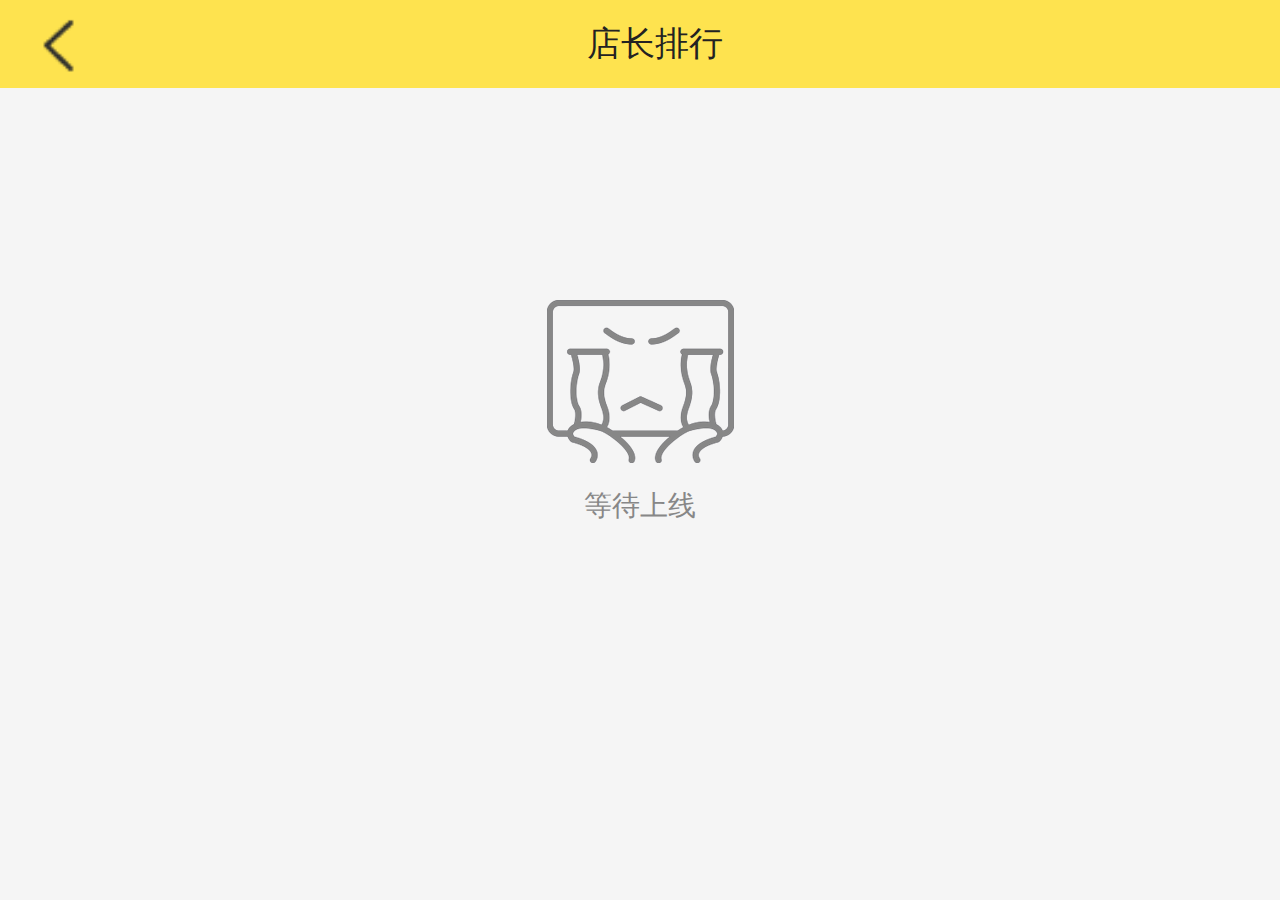
<file: ranking.html>
<!DOCTYPE html>
<html>

<head>
    <meta charset="utf-8">
    <meta name="viewport" content="width=device-width,initial-scale=0.5,minimum-scale=0.5,maximum-scale=0.5,user-scalable=no"
    />
    <title></title>
    <link rel="stylesheet" href="css/base.css">
    <link rel="stylesheet" href="css/check.css">
</head>

<body>
    <div class="ym-layer">
        <div class="ym-header">
        	<a href="#" onclick="window.history.go(-1)"></a>
            <span>店长排行</span>
        </div>
    </div>   
    <div class="ym-content">
    	<img src="image/yuetuanbaoming@2x.png" />
        <p>等待上线</p>
        
    </div>
    <script src="js/base.js"></script>
  
</body>

</html>
</file>
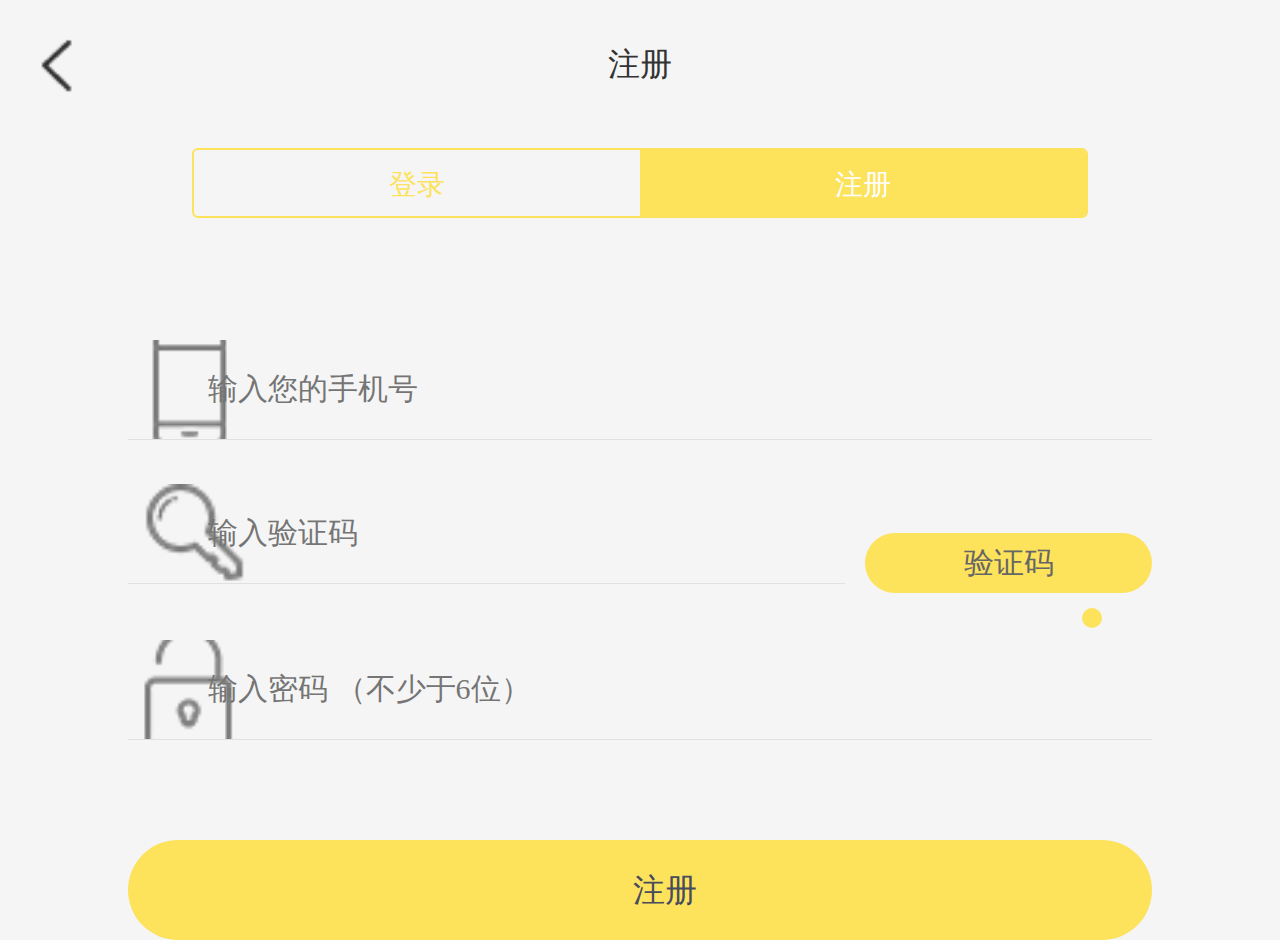
<file: register.html>
<!DOCTYPE html>
<html lang="en">
<head>
    <meta charset="UTF-8">
    <meta name="viewport" content="width=device-width, initial-scale=1.0">
    <meta http-equiv="X-UA-Compatible" content="ie=edge">
    <title>Document</title>
    <link rel="stylesheet" href="css/base.css">
    <link rel="stylesheet" href="css/register.css">

</head>
<body>
    <div class="ym-layer">
        <header>
			<a href="#" onclick="window.history.go(-1)"></a>
            <span>注册</span>
        </header>
        <div class="ym-content">
            <div class="content-top">
                <a href="log-in.html">登录</a>
                <a href="javascript:;">注册</a>
            </div>
            <div class="sign-in">
                <form>
                    <input type="tel" name="" id="userTel" value="" placeholder="输入您的手机号">
                    <div class="telMsg"></div>
                    <input type="text" placeholder="输入验证码"><input type="button" value="验证码">
                    <div class="textMsg"></div>
                    <input type="password" id="userPwd" placeholder="输入密码 （不少于6位）"/>
                    <div class="pwdMsg"></div>
                    <input type="submit" id="register" value="注册">
                </form>
            </div>
        </div>
    </div>
    <script src="js/jquery.js"></script>
    <script src="js/base.js"></script>
    <script src="js/register.js"></script>
</body>
</html>
</file>
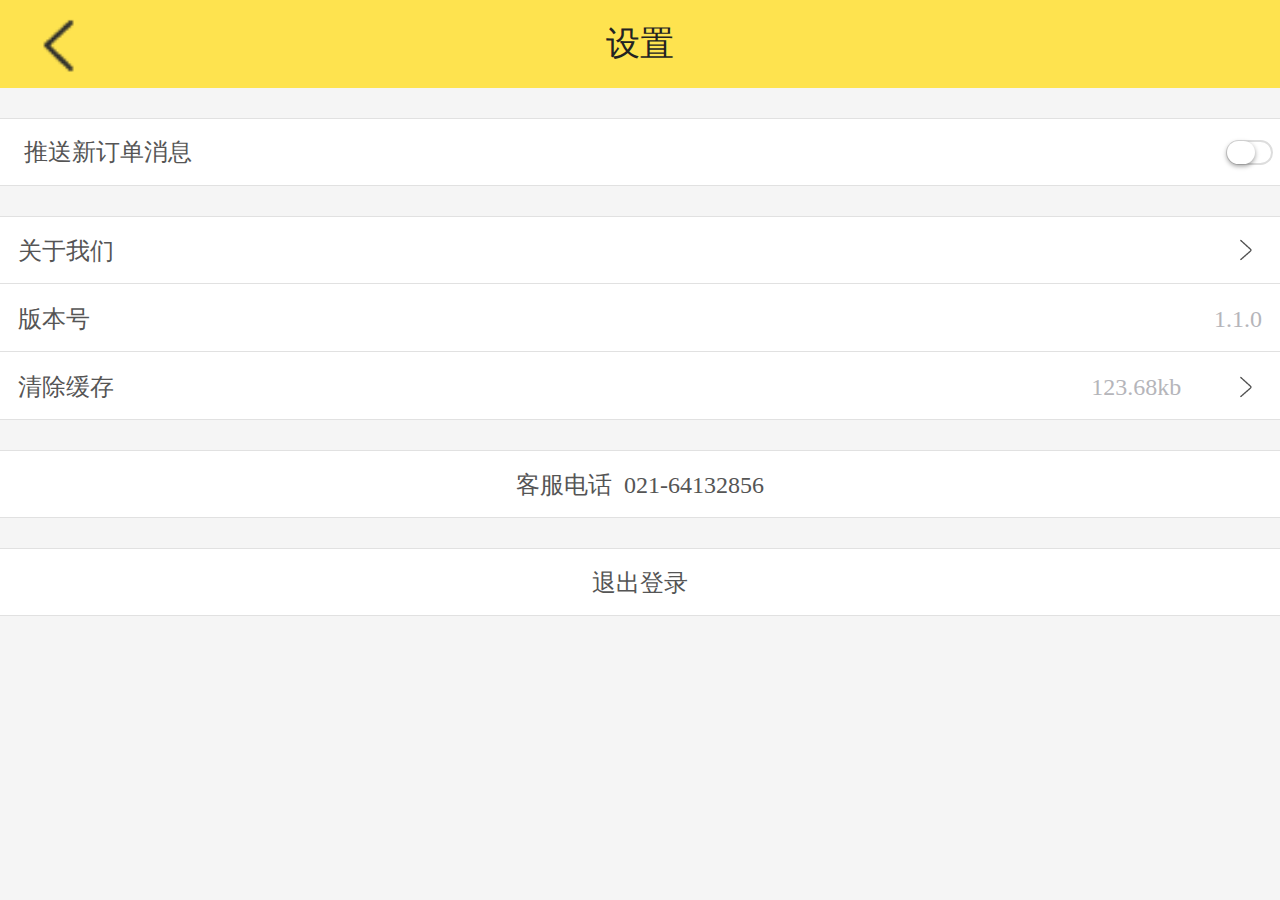
<file: setting.html>
<!doctype html>
<html>
	<head>
		<meta charset="UTF-8">
		<title></title>
        <meta name="viewport" content="width=device-width,initial-scale=1,minimum-scale=1,maximum-scale=1,user-scalable=no" />
        <link rel="stylesheet" href="css/mui.css">
        <link rel="stylesheet" href="css/animate.css">
		<link rel="stylesheet" href="css/base.css">
		<link rel="stylesheet" href="css/setting.css">
	</head>

	<body>
		<div class="ym-layer">
			<div class="ym-header">
			<a href="#" onclick="window.history.go(-1)"></a>
				<span>设置</span>
			</div>
			<div class="ym-content clearfix">
                <div class="push clearfix">
                    <span>推送新订单消息</span>
                    <div class="mui-switch mui-switch-mini">
                        <div class="mui-switch-handle"></div>
                    </div>
                </div>
                <div class="about-us clearfix">
                    <span>关于我们</span>
                    <a href="aboutUs.html"></a>
                </div>
                <div class="version clearfix">
                    <span>版本号</span>
                    <span>1.1.0</span>
                </div>
                <div class="clear clearfix">
                    <span>清除缓存</span>
                    <a href="#">123.68kb</a>
                </div>
                <div class="tel">
                    客服电话 &nbsp;021-64132856
                </div>
                <div class="exit">
                    退出登录
                </div>
            </div>
            <div class="mask">
                <div class="clearBox">
                    <div class="text_box">清除缓存？</div>
                    <div class="btn_box clearfix">
                        <a href="#" class="cancel">取消</a>
                        <a href="#" class="submit">确定</a>
                    </div>
                </div>
            </div>
            
            <div class="mask-tel">
                <div class="clearBox">
                    <div class="text_box">021-64132856</div>
                    <div class="btn_box clearfix">
                        <a href="#" class="cancel">取消</a>
                        <a href="#" class="submit">确定</a>
                    </div>
                </div>
            </div>

            <div class="mask-exit">
                <div class="clearBox">
                    <div class="text_box">确定退出当前账号？</div>
                    <div class="btn_box clearfix">
                        <a href="#" class="cancel">取消</a>
                        <a href="#" class="submit">确定</a>
                    </div>
                </div>
            </div>
        </div>
        <script src="js/mui.js"></script>
        <script src="js/zepto.js"></script>
        <script src="js/base.js"></script>
        <script src="js/setting.js"></script>
        <!-- <script src="js/jquery.js"></script> -->
	</body>

</html>
</file>
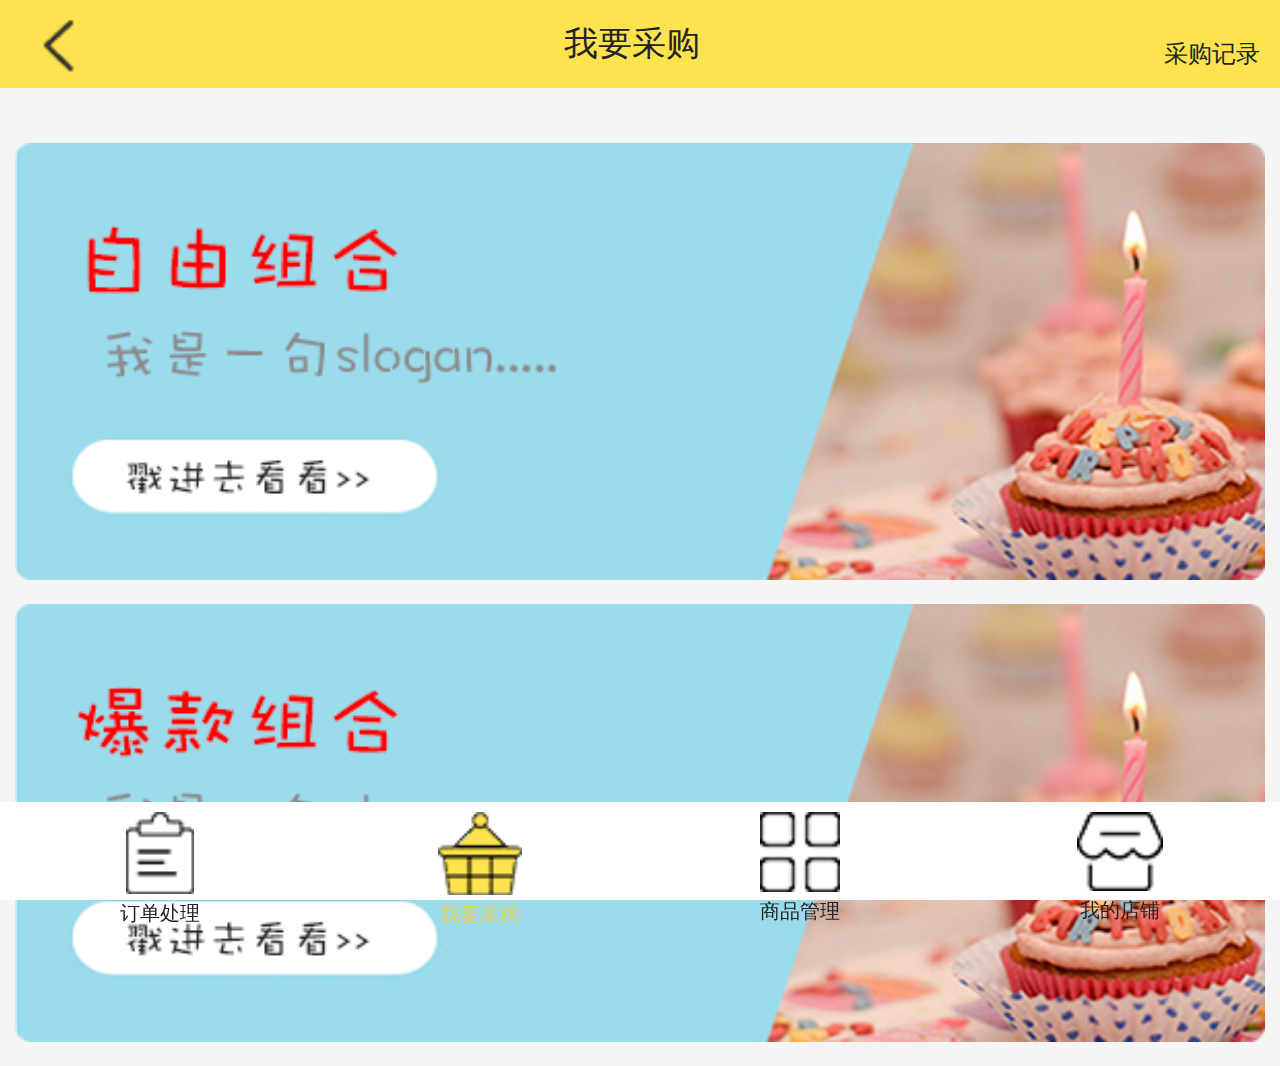
<file: wantBuy.html>
<!DOCTYPE html>
<html>
	<head>
		<meta charset="UTF-8">
		<meta name="viewport" content="width=device-width,initial-scale=1,minimum-scale=1,maximum-scale=1,user-scalable=no" />
		<title></title>
		<link rel="stylesheet" href="css/base.css" />
		<link rel="stylesheet" href="css/wantBuy.css" />
	</head>
	<body>
		<div class="ym-layer">
			<div class="ym-header">
				<a href="#" onclick="window.history.go(-1)"></a>
	            <span>我要采购</span>
	            <a class="record" href="#">采购记录</a>
	        </div>   
	        <div class="ym-content">
	        	<ul>
	        		<li>
	        			<a href="#">
	        				<img src="image/kaidian/ziyouzuhe@2x.png" alt="" />
	        			</a>
	        		</li>
	        		<li>
	        			<a href="#">
	        				<img src="image/kaidian/baokuanzuhe@2x.png" alt="" />
	        			</a>
	        		</li>
	        	</ul>
	        </div>
	        <footer>
            <ul class="clearfix">
                <li>
                    <a href=" ">
                        <img src="image/dingdanchuli/dingdanchuli@2x.png" width="21%" alt="">
                        <p>订单处理</p >
                    </a>
                </li>
                <li>
                    <a href="#">
                        <img src="image/dingdanchuli/xuanzhong-caigou@2x.png" width="26%" alt="">
                        <p class="currentFont">我要采购</p >
                    </a>
                </li>
                <li>
                    <a href="#">
                        <img src="image/dingdanchuli/shangpinguanli@2x.png" width="25%" alt="">
                        <p>商品管理</p >
                    </a>
                </li>
                <li>
                    <a href="#">
                        <img src="image/dingdanchuli/wodedianpu@2x.png" width="27%" alt="">
                        <p>我的店铺</p >
                    </a>
                </li>
            </ul>
        </footer>
		</div>
		
		
		<script src="js/base.js"></script>
	</body>
</html>
</file>
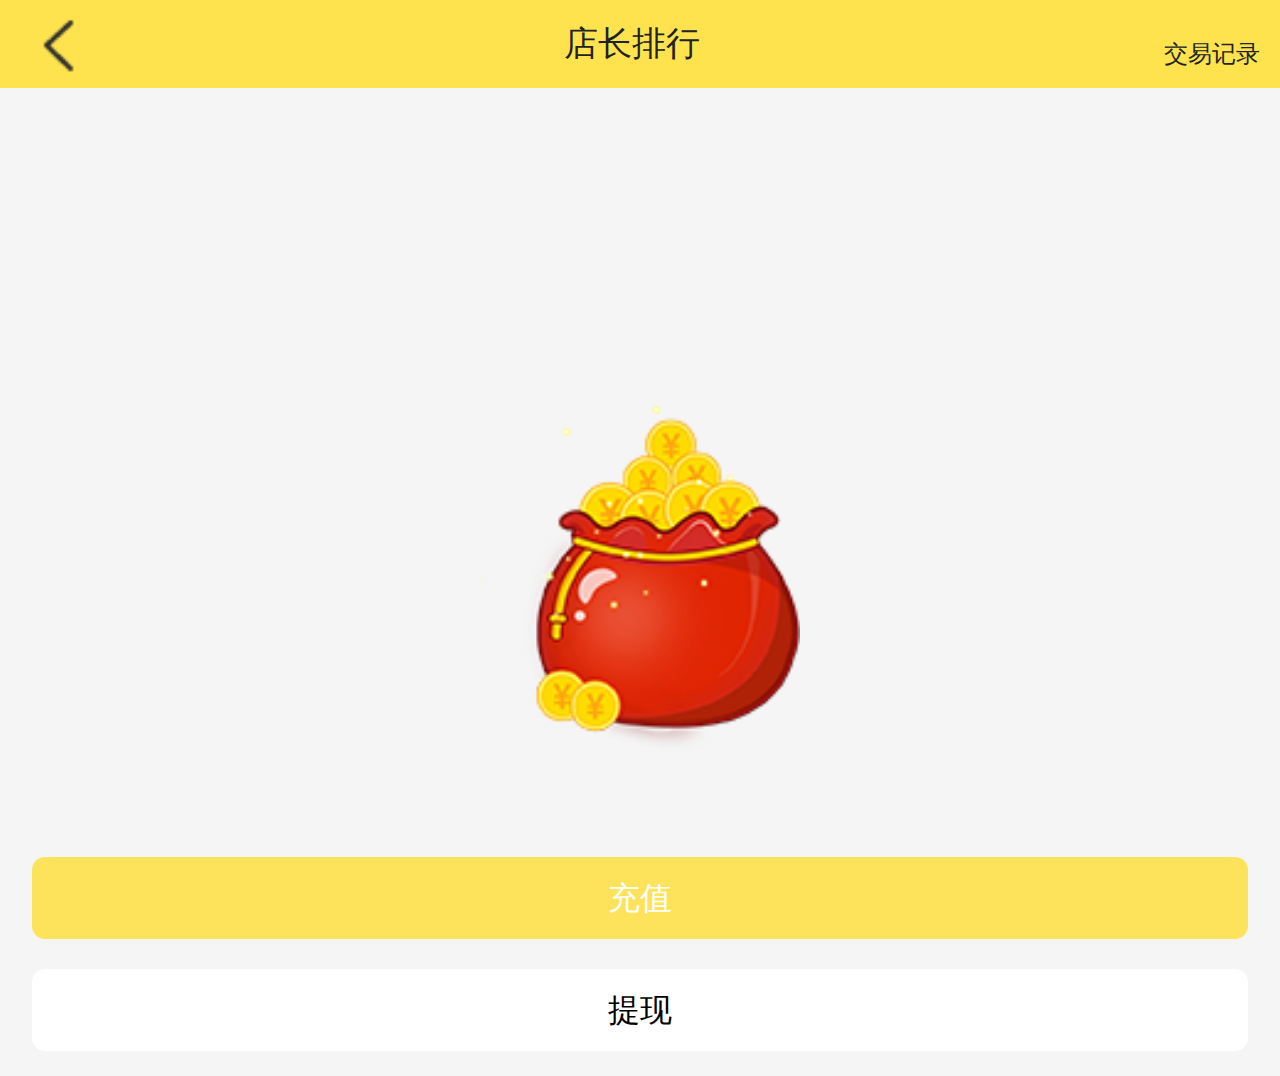
<file: zichan.html>
<!DOCTYPE html>
<html>

<head>
    <meta charset="utf-8">
    <meta name="viewport" content="width=device-width,initial-scale=0.5,minimum-scale=0.5,maximum-scale=0.5,user-scalable=no"
    />
    <title></title>
    <link rel="stylesheet" href="css/base.css">
    <link rel="stylesheet" href="css/zichan.css">
</head>

<body>
    <div class="ym-layer">
        <div class="ym-header">
			<a href="#" onclick="window.history.go(-1)"></a>
            <span>店长排行</span>
            <a class="record" href="#">交易记录</a>
        </div>  
	    <div class="ym-content">
	        <img src="image/qiandai@2x.png" alt="">
	        <a class="pay" href="#">充值</a>
	        <a class="Withdraw"href="#">提现</a>
	    </div>
    </div> 
    <script src="js/base.js"></script>
  
</body>

</html>
</file>
<file: css/index.css>
p{
    margin: 0;
    padding: 0;
}
.ym-layer {
    /* background: white; */
    width: 100%;
}
/*头部 S  */
.ym-header {
    height: 0.88rem;
    width: 100%;
    text-align: center;
    line-height: 0.88rem;
    background-color: #fee34f;
    position: fixed;
    top: 0;
    z-index: 200;
}

.ym-header p {
    font-size: 0.34rem;
    font-family: "PingFangSC-Regular";
    color: #222222;
}
/*头部 E  */

/*搜索 S  */
.ym-search {
    height: 0.68rem;
    background-color: #ededed;
    width: 100%;
    line-height: 0.68rem;
    position: relative;
    z-index: 100;
    padding-top: 1.5rem;
}

.ym-search .search-box {
    margin: 0 auto;
    position: relative;
    height: 0.68rem;
    top: -0.65rem;
}

/* .ym-search .address {
    width: 0.84rem;
    display: inline-block;
    position: absolute;
    margin-left: 0.3rem;
    float: left;
    z-index: 12;
} */

.ym-search .address {
    text-overflow: ellipsis;
    white-space: nowrap;
    color: #4e4e4e;
    background-color: #ededed;
    margin: 0;
    padding: 0;
    font-size: 0.16rem;
    width: 0.84rem;
    display: inline-block;
    position: absolute;
    margin-left: 0.3rem;
    float: left;
    z-index: 12;
    height: 0.54rem;
}

.ym-search .address input {
    text-overflow: ellipsis;
    overflow: hidden;
    white-space: nowrap;
    border: none;
    margin:0;
    padding: 0;
    font-size: 0.2rem;
    height: 0.48rem;
    width: 1.2rem;
    position: relative;
    font-family: "PingFangSC-Regular";
    color: #949494;
    background: #ededed;
    padding-right: 0.4rem;
}

.ym-search .address .trigon {
    position: absolute;
    height: 0.1rem;
    width: 0.1rem;
    top: 0.32rem;
    right: -0.18rem;
}
.ym-search .address ul{
    width: 120px;
    position: absolute;
    top: 0.44rem;
    left: 0;
    border: 1px solid #eee;
    display: none;
    background: #ededed;
}
.ym-search .address li{
    height: 0.32rem;
    line-height: 0.32rem;
    text-align: center;
    border-bottom: 1px solid #eee;
    font-size: 0.2rem;
    text-overflow: ellipsis;
    overflow: hidden;
    white-space: nowrap;
    color: #949494
}

.ym-search .address ul li:last-child{
    border-bottom: none;
}
.ym-search .address li.disabled{
    pointer-events: none;
}
.ym-search .address .trigon span:first-of-type {
    border-top: 5px solid #6b6b6b;
    border-right: 5px solid transparent;
    border-bottom: 5px solid transparent;
    border-left: 5px solid transparent;
    height: 0;
    width: 0;
    position: absolute;
}

.ym-search .address .trigon span:last-of-type {
    border-top: 5px solid #ededed;
    border-right: 5px solid transparent;
    border-bottom: 5px solid transparent;
    border-left: 5px solid transparent;
    height: 0;
    width: 0;
    position: absolute;
    top: -0.01rem;
}

.ym-search form {
    position: absolute;
    margin: 0.12rem 0;
    height: 0.44rem;
    background-color: #ededed;
    color: #acacac;
    font-family: "PingFang-SC-Regular";
    font-size: 0.22rem;
    width: 100%;
    /* padding-left: 0.52rem; */
    line-height: 0.44rem;
    float: left;
    /* margin-left: 1.6rem; */
    padding: 0 80px 0 1.5rem;
}

.ym-search form .search-glass {
    background: url(../image/sousuolan-fangdajing@2x.png) no-repeat;
    height: 0.3rem;
    width: 0.4rem;
    background-size: 0.3rem;
    position: absolute;
    z-index: 12;
    top: 0.08rem;
    left: 1.68rem;
}

.ym-search form input {
    padding: 0;
    margin: 0;
    width: 67%;
    height: 0.44rem;
    text-align: left;
    position: absolute;
    padding-left: 0.65rem;
    padding-right: 0.2rem;
    font-size: 0.22rem;
    border-radius: 0.22rem;
    background: #fff;
}

.ym-search .go-car {
    position: absolute;
    right: 0.17rem;
    height: 100%;
}

.ym-search .go-car img {
    width: 55%;
    float: right;
    margin-top: 0.2rem;
}

/*搜索 E  */

/*轮播图 S  */
.swiper-container{
    height: 2.58rem;
}
.swiper-container img{
    width: 100%;
    height: 2.58rem;
}
/*轮播图 E  */

/*导航栏  S*/

.ym-nav {
    padding: 0.24rem 0;
    border-bottom: 1px solid #f0f0f0;
    background: #fff;
}

.ym-nav ul {}

.ym-nav ul li {
    width: 25%;
    text-align: center;
    float: left;
}

.ym-nav ul li a {
    display: block;
    width: 100%;
    height: 100%;
}

.ym-nav ul li img {
    height: 0.75rem;
}
.ym-nav ul li p {
    font-family: "AdobeHeitiStd-Regular";
    font-size: 0.2rem;
    color: #363636;
    margin: 0;
}
/*.ym-nav ul li:nth-child(1) p,
.ym-nav ul li:nth-child(2) p,
.ym-nav ul li:nth-child(3) p,
.ym-nav ul li:nth-child(4) p{
    margin-bottom: 0.3rem;
}*/
/*导航栏 E  */

/*约团首选  S*/

.ym-first {
    /* height: 38.5px; */
    border-top: 1px solid #f0f0f0;
    background: #fff;
}

.ym-first .first-header {
    padding-top: 0.02rem;
    text-align: center;
    position: relative;
    border-bottom: 1px solid #e1e1e1;
    height: 0.77rem;
}

.ym-first .first-header .head {
    font-family: "PingFang-SC-Medium", "微软雅黑";
    font-size: 0.26rem;
    color: #000;
    text-align: center;
    margin: 0;
    line-height: 0.75rem;
    margin-top: 0.02rem;
    position: relative;
}

.ym-first .first-header .head .line {
    width: 0.44rem;
    display: inline-block;
    height: 0;
    border-top: 1px solid #dbdbdb;
    margin-bottom: 0.06rem;
}

.ym-first .first-header .head .point {
    width: 0.05rem;
    height: 0.05rem;
    border-radius: 50%;
    /* float:left; */
    display: inline-block;
    background: #c9c9c9;
    margin-bottom: 0.04rem;
}

.ym-first .first-header .head .title {
    vertical-align: middle;
}

.ym-first .first-content {
    padding: 0.22rem 0.18rem;
    background: #fff;
    width: 100%;
}

.ym-first .first-content .hot-product {
    margin-right: 0.04rem;
    /* background: #e9f4fe; */
    height: 1.64rem;
    width: 49.6%;
    float: left;
    margin-top: 0.04rem;
    /* background: url("../image/xiangjiao@2x.png"); */
    position: relative;
}
.ym-first .first-content .hot-product img{
    width: 100%;
    height: 100%;
}

.ym-first .first-content .hot-product span {
    display: block;
}

.ym-first .first-content .hot-product .product-left {
    margin-left: 0.22rem;
    float: left;
    position: absolute;
    top: 0px;
    z-index: 12;
}

.ym-first .first-content .hot-product .must {
    font-family: "PingFang-SC-Regular";
    font-size: 0.24rem;
    color: #0c0e13;
    margin-top: 0.21rem;
}

.ym-first .first-content .hot-product .name {
    font-family: "PingFang-SC-Regular";
    font-size: 0.2rem;
    color: #808288;
    margin-top: 0.18rem;
    line-height: 0.36rem;
}

.ym-first .first-content .hot-product .price {
    font-family: "PingFang-SC-Regular";
    font-size: 0.2rem;
    color: #ebaa7e;
    margin-top: 0.08rem;
}

.ym-first .first-content .hot-product:nth-child(2n) {
    margin-right: 0;
}
/*约团首选  E */


/*今日热推 S */

.ym-today {
    /* height: 38.5px; */
    border-top: 2px solid #f0f0f0;
    background: #fff;
}

.ym-today .today-header {
    padding-top: 0.02rem;
    text-align: center;
    position: relative;
}

.ym-today .today-header .head {
    font-family: "PingFang-SC-Medium", "微软雅黑";
    font-size: 0.26rem;
    color: #000;
    text-align: center;
    margin: 0;
    line-height: 0.75rem;
    /* margin-top: 1px; */
    position: relative;
    border-bottom: 1px solid #e1e1e1;
    /* background: red;  */
    /* margin-top:200px; */
}

.ym-today .today-header .line {
    width: 0.44rem;
    display: inline-block;
    height: 0;
    border-top: 1px solid #dbdbdb;
    margin-bottom: 0.06rem;
}

.ym-today .today-header .head .point {
    width: 0.05rem;
    height: 0.05rem;
    border-radius: 50%;
    /* float:left; */
    display: inline-block;
    background: #c9c9c9;
    margin-bottom: 0.04rem;
}

.ym-today .today-header .head .title {
    vertical-align: middle;
}

.ym-today .today-content {
    height: 3.77rem;
    padding: 0.18px 0 0.2px 0;
    background: #ffd8c5;
}

.ym-today .today-content .image {
    height: 100%;
    width: 40%;
    display: block;
    float: left;
}

.ym-today .today-content .image .title {
    float: left;
    height: 100%;
    width: 100%;
    background: url("../image/jinrituijian-nianxingaodian@2x.png") no-repeat;
    background-size: cover;
}

.ym-today .today-content .image .title span {
    font-family: "PingFangSC-Regular";
    font-size: 0.16rem;
    color: #6f2723;
    display: block;
    height: 0.25rem;
    width: 0.61rem;
    border: 1px solid #6f2723;
    border-radius: 0.11rem;
    text-align: center;
    line-height: 0.22rem;
    margin-top: 1.46rem;
    margin-left: 0.37rem;
}

.ym-today .today-content .pro {
    float: right;
    width: 60%;
    height: 100%;
}

.ym-today .today-content .pro .pro-all {
    width: 50%;
    float: left;
    padding: 2%;
    position: relative;
}

.ym-today .today-content .pro .pro-all:nth-child(2n+1) {
    padding: 2% 2% 2% 0;
    margin-top: 0.1rem;
}

.ym-today .today-content .pro .pro-all:nth-child(1),
.ym-today .today-content .pro .pro-all:nth-child(2) {
    margin-top: 0.03rem;
}

.ym-today .today-content .pro .pro-all:nth-child(2n) {
    padding: 2% 2% 2% 0;
}

.ym-today .today-content .pro .pro1 {
    width: 1.86rem;
    height: 1.68rem;
    background: #fff;
    border-radius: 10px;
    /* padding: 0.25rem 0 0 0;   */
    text-align: center;
    margin: 0.01rem;
    float: left;
    width: 100%;
    padding: 0.14rem 0.12rem 0 0.12rem;
    /* height: 100%;    */
}

.ym-today .today-content .pro .pro1:nth-child(2),
.ym-today .today-content .pro .pro1:nth-child(1) {
    margin-bottom: -6px;
}

.ym-today .today-content .pro .pro1:nth-child(3),
.ym-today .today-content .pro .pro1:nth-child(4) {
    margin-top: 8px;
}

.ym-today .today-content .pro .pro1 img {
    /* display: block; */
    /* width: 100%; */
    /* height: 100%;   */
}

.ym-today .today-content .pro .pro1 .img {
    width: 1.44rem;
    height: 1.11rem;
    margin: 0.25rem 0.21rem 0 0.21rem;
    /* background: red; */
}

.ym-today .today-content .pro .pro1 span {
    font-family: "PingFang-SC-Regular";
    font-size: 0.2rem;
    color: #333;
    position: relative;
    display: block;
    top: -0.17rem;
}
/*今日热推 E  */

/*商品部分  S*/

.ym-product {
    /* padding: 0.78% 1.4% 1.4% 1.4%; */
    background: #f0f0f0;
    margin-bottom: 1rem;
}

.ym-product .similar-goods {
    float: left;
    width: 50%;
    /* height: 450px; */
    box-sizing: border-box;
    padding-bottom: 4px;
    position: relative;
    padding: 0.14rem 0.18rem 0.09rem 0.18rem;
}

.ym-product .similar-goods:nth-child(2n+1) {
    padding-left: 0.18rem;
    padding-right: 0.06rem;
}

.ym-product .similar-goods:nth-child(2n) {
    padding-left: 0.06rem;
    padding-right: 0.18rem;
}

.ym-product .similar-product {
    background-color: white;
    padding-bottom: 0.1rem;
    font-size: 0;
    overflow: hidden;
}

.ym-product .similar-product .similar-posre {
    position: relative;
    text-align: center;
    margin-top: 22px;
}

.ym-product .similar-product .similar-posre img {
    width: 65%;
}

.ym-product .similar-product .product-text {
    height: 33px;
    font-size: 0.24rem;
    overflow: hidden;
    text-overflow: ellipsis;
    display: -webkit-box;
    -webkit-line-clamp: 2;
    -webkit-box-orient: vertical;
    word-break: break-word;
    color: #202020;
    /* margin-top: 25px; */
    line-height: 33px;
    margin-bottom: 0.23rem;
    padding: 0 0.2rem;
    font-family: PingFang-SC-Medium, "微软雅黑";
}

.ym-product .similar-product .product-info {
    /* height: 23px; */
    /* font-size: 13px; */
    overflow: hidden;
    font-family: "PingFang-SC-Medium", "微软雅黑";
    margin-bottom: 0;
}

.ym-product .similar-product .product-info .product-price {
    color: #ff6c08;
    display: inline-block;
    /* padding: 0 0 22px 19px; */
    position: relative;
    top: 0px;
    left: 0.15rem;
    margin-bottom: 4px;
    font-size: 0.22rem;
    /* height: 25px; */
    /* line-height: 25px; */
    font-family: PingFang-SC-Medium, "微软雅黑";
}

.ym-product .similar-product .command {
    padding: 0 4px;
    position: relative;
    left: 0.12rem;
    font-size: 0.16rem;
    color: #8a8a8a;
    font-family: "PingFang-SC-Medium", "微软雅黑";
}

.ym-product .similar-product .command b.gocar {
    position: absolute;
    right: -0.05rem;
    bottom: -3px;
}
.ym-product .similar-product .command b.gocar img{
    width: 54%;
}

.ym-product .similar-product .command i {
    color: #ff6c08;
}
/*商品区 E  */

/*底部功能区 S  */
.ym-main {
    border-top: 1px solid #e1e1e1;
    background: #fff;
    font-size: 0.28rem;
    text-align: center;
    position: fixed;
    bottom: 0;
    width: 100%;
    z-index: 100;
    padding-bottom: 0.01rem;
}

.ym-main li{
    float: left;
    width: 20%;
    padding-top: 0.08rem;
    text-align: center;
}
.ym-main li a {
    display: block;
    width: 100%;
}
.ym-main li img{
    width: 28%;
}
.ym-main li:nth-child(3) a img{
    width: 23%;
}
.ym-main li:nth-child(4) img{
    width: 28%;
}
.ym-main li a p{
    font-size: 0.16rem;
    margin-bottom: 0.07rem;
    line-height: 0.22rem;
}
.ym-main li a p.currentFont {
    color: #ffd145;
}
/*底部功能区  E*/
</file>
<file: css/aboutUs.css>
.ym-layer{
    height: 100%;
    width: 100%;
    background: #f5f5f5;
}
.ym-header{
    height: 0.88rem;
    width: 100%;
    text-align: center;
    line-height: 0.88rem;
    background-color: #fee34f;
    /*padding-left: 0.21rem;*/
    font-size: 0.34rem;
    font-family: "PingFangSC-Regular";
    color: #222222;
    /* position: relative; */
    position: fixed;
    top: 0;
    z-index: 100;
}
.ym-header a{
    /*float: left;*/
    height: 0.88rem;
    width: 20%;
    position: absolute;
    left: 0;
    background: url("../image/return.png") no-repeat left ;
    background-size: 30%;
    margin-left: 0.2rem;
}
.ym-content {
    position: relative;
    text-align: center;
    
}
.ym-content img{
    margin: 0 auto;
    margin-top: 2rem;
    display: block;
}
.ym-content div{
    float: left;
    text-align: center;
    font-family: "PingFangSC-Regular";
    font-size: 0.24rem;
    width: 100%;
    line-height: 0.4rem;
    background: #f5f5f5;
    padding-top: 2.69rem;
}
.ym-content p:nth-child(1){
    font-family: "PingFangSC-Regular";
    font-size: 0.24rem;
    color: #6f5845;

}
.ym-content p:nth-child(1) span{
    color: #e6d16b;
}
.ym-content p:nth-child(2){
    color: #e6d16b;
}
.ym-content p:nth-child(3){
    font-family: "PingFangSC-Regular";
    font-size: 0.2rem;
    color: #d2c0ae;
    margin-top: 0.23rem;
}
.ym-content p:nth-child(4){
    font-family: "MyriadPro-Regular";
    font-size: 0.2rem;
    color: #ddcfc2;
}
</file>
<file: css/apply.css>
.ym-layer {
    /* background: white; */
    /* width: 100%; */
}

.ym-header {
    height: 0.88rem;
    width: 100%;
    text-align: center;
    line-height: 0.88rem;
    background-color: #fee34f;
    padding-left: 30px;
}

.ym-header{
    height: 0.88rem;
    width: 100%;
    text-align: center;
    line-height: 0.88rem;
    background-color: #fee34f;
    /*padding-left: 0.21rem;*/
    font-size: 0.34rem;
    font-family: "PingFangSC-Regular";
    color: #222222;
    /* position: relative; */
    position: fixed;
    top: 0;
    z-index: 100;
}

.ym-header a {
    /*float: left;*/
    height: 0.88rem;
    width: 20%;
    position: absolute;
    left: 0;
    background: url("../image/return.png") no-repeat left;
    background-size: 30%;
    margin-left: 0.2rem;
}

.ym-content {
    height: 100%;
    text-align: center;
    margin-top: 3rem;
    padding-bottom: 25px;
}
.ym-content p{
    font-size: 0.28rem;
    font-family: "PingFangSC-Medium";
    color: #878787;
}
</file>
<file: css/check.css>
.ym-layer {
    /* background: white; */
    /* width: 100%; */
}

.ym-header{
    height: 0.88rem;
    width: 100%;
    text-align: center;
    line-height: 0.88rem;
    background-color: #fee34f;
    /*padding-left: 0.21rem;*/
    font-size: 0.34rem;
    font-family: "PingFangSC-Regular";
    color: #222222;
    /* position: relative; */
    position: fixed;
    top: 0;
    z-index: 100;
    padding-left: 30px;
}

.ym-header a {
    /*float: left;*/
    height: 0.88rem;
    width: 20%;
    position: absolute;
    left: 0;
    background: url("../image/return.png") no-repeat left;
    background-size: 30%;
    margin-left: 0.2rem;
}

.ym-content {
    height: 100%;
    text-align: center;
    margin-top: 3rem;
    padding-bottom: 25px;
}
.ym-content p{
    font-size: 0.28rem;
    font-family: "PingFangSC-Medium";
    color: #878787;
}
</file>
<file: css/freeCom.css>
.ym-header{
    height: 0.88rem;
    width: 100%;
    text-align: center;
    line-height: 0.88rem;
    background-color: #fee34f;
    font-size: 0.34rem;
    font-family: "PingFangSC-Regular";
    color: #222222;
    /* position: relative; */
    position: fixed;
    top: 0;
    z-index: 100;
    padding-left: 1.2rem;
}

.ym-header a:first-child {
    /*float: left; */
    height: 0.88rem;
    width: 20%;
    position: absolute;
    left: 0;
    background: url(../image/return.png) no-repeat left;
    background-size: 30%;
    margin-left: 0.2rem;
}
.ym-header a.record{
    float: right;
    font-family: "PingFangSC-Regular";
    font-size: 0.24rem;
    color: #222;
    margin: 0.1rem 0.2rem;
    height: 80%;
}
.ym-content{
	margin: 0.88rem 0;
}
.ym-more{
	height: 1.26rem;
	background: #fff;
	padding: 0 0.18rem;
	position: relative;
}
.ym-more .groupImg{
	text-align: center;
	width: 1rem;
	float: left;
	margin-top: 0.25rem;
}
.ym-more .groupImg p{
    font-size: 0.2rem;
    line-height: 0.28rem;
    color: #3a3a3a;
}
.ym-more .tryGroup{
	margin-left: 0.4rem;
	float: left;
	font-size: 0.26rem;
	margin-top: 0.34rem;
	color: #464646;
}
.ym-more .tryGroup p:last-child{
	font-size: 0.22rem;
}
.ym-more .seeMore{
	float: right;
	margin-right: 0;
	margin-top: 0.73rem;
	
}
.ym-more .seeMore a{
	display: block;
	padding: 0.04rem;
	background: #fce167;
	font-family: PingFangSC-Light;
	font-size: 0.2rem;
	color: #555;
	border-radius: 0.08rem;
	text-align: center;
	
}



footer{
    height: 0.88rem;
    background: #fff;
    width: 100%;
    position: fixed;
    bottom: 0;
    box-sizing: content-box;
}
footer ul{
	height: 100%;
}
footer li{
    float: left;
    width: 25%;
   height: 100%;

}
footer li a{
    display: block;
    text-align: center;
    margin-top: 0.08rem;
}
footer li a p{
    font-size: 0.2rem;
    color: #222;
    position: relative;
    top: -1.5rem;

}
footer p.currentFont{
    color: #ebd255;
    position: relative;

}

footer img{
    margin-bottom: 1.32rem;
    
}
</file>
<file: css/history.css>
.ym-layer{
    height: 100%;
    width: 100%;
}
.ym-header{
    height: 0.88rem;
    width: 100%;
    text-align: center;
    line-height: 0.88rem;
    background-color: #fee34f;
    /*padding-left: 0.21rem;*/
    font-size: 0.34rem;
    font-family: "PingFangSC-Regular";
    color: #222222;
    position: relative;
}
.ym-header a{
    /*float: left;*/
    height: 0.88rem;
    width: 20%;
    position: absolute;
    left: 0;
    background: url("../image/return.png") no-repeat left ;
    background-size: 30%;
    margin-left: 0.2rem;
}

.ym-content{
    position: relative;
    height: 100%;
    width: 100%;
    text-align: center;
}
.ym-content img{
    margin-top: 2.1rem;
}
</file>
<file: css/info.css>
.ym-layer{
    height: 100%;
    width: 100%;
    background: #f0f0f0;
}
.ym-header{
    height: 0.88rem;
    width: 100%;
    text-align: center;
    line-height: 0.88rem;
    background-color: #fee34f;
    /*padding-left: 0.21rem;*/
    font-size: 0.34rem;
    font-family: "PingFangSC-Regular";
    color: #222222;
    /* position: relative; */
    position: fixed;
    top: 0;
    z-index: 100;
}
.ym-header a{
    /*float: left;*/
    height: 0.88rem;
    width: 20%;
    position: absolute;
    left: 0;
    background: url("../image/return.png") no-repeat left ;
    background-size: 30%;
    padding-left: 0.18rem;
}

/* .ym-content{
    position: relative;
    height: 100%;
    width: 100%;
}
.ym-content .tab{
	background: #fff;
	width: 100%;
	height: 0.76rem;
	border-top: 1px solid #e1e1e1;
	border-bottom: 1px solid #e1e1e1;
	color: #909090;
	line-height: 0.74rem;
}
.ym-content .tab li{
	width: 50%;
	text-align: center;
	height: 100%;
	float: left;
    cursor: pointer;
    font-family: "PingFang-SC-Regular";
    font-size: 0.2rem;
} */

.mui-slider{
    top: 0.88rem;
}
.mui-segmented-control.mui-segmented-control-inverted{
    width: 100%;
    background: #fff;
    font-family: "PingFangSC-Regular";
    font-size: 0.26rem;
    height: 0.74rem;
}
.mui-segmented-control.mui-scroll-wrapper .mui-scroll{
    width: 100%;
}
.mui-segmented-control.mui-segmented-control-inverted .mui-control-item{
    width: 50%;
    height: 0.74rem;
    font-size: 0.26rem;
    color: #909090;
}
.mui-segmented-control.mui-segmented-control-inverted .mui-control-item.mui-active{
    color: #ff3f3f;
    border-bottom: 2px solid #ff3f3f !important;
}
.mui-slider .mui-segmented-control.mui-segmented-control-inverted~.mui-slider-group .mui-slider-item{
    border-bottom: none;
    border-top: 1px solid #e1e1e1;
}
.mui-table-view{
    background: #f5f5f5;
}
.mui-table-view-cell{
    padding: 0;
}
.mui-table-view-cell .content{
    width: 100%;
    text-align: center;
}
.mui-table-view-cell .content img{
    width: 26% !important;
    margin-top: 2rem;

}
</file>
<file: css/log-in.css>
header{
    height: 0.88rem;
    width: 100%;
    text-align: center;
    line-height: 0.88rem;
    font-size: 0.32rem;
    font-family: "PingFangSC-Medium","微软雅黑";
    color: #333;
     position: relative; 
    padding-top: 0.2rem;
}

header a {
    /*float: left;*/
    height: 0.88rem;
    width: 20%;
    position: absolute;
    left: 0;
    background: url("../image/return.png") no-repeat left;
    background-size: 30%;
    margin-left: 0.18rem;
}

.ym-content{
    text-align: center;
    width: 100%;

}
.ym-content .content-top{
    margin: 0 auto;
    margin-top: 0.6rem;
    width: 70%;
    height: 0.7rem;
    font-size: 0.28rem;
    border-radius: 6px;
    border: 2px solid #fde25c;
    line-height: 0.7rem;
}
.ym-content .content-top a{
    width: 50%;
    text-align: center;
    float: left;
    color:#fde25c;
    height: 100%;
}
.ym-content .content-top a:first-child{
    background: #fde25c;
    color: #fff;
    border-top-left-radius: 4px;
    border-bottom-left-radius: 4px;
}
.ym-content .log-in {
    width: 80%;
    margin: 0 auto;
    margin-top: 0.9rem;
    position: relative;
}
.ym-content .log-in input{
    height: 1rem;
    width: 100%;
    border: none;
    border-bottom: 1px solid #e1e1e1;
    background: #f5f5f5;
    line-height: 0;
    color: #666;
    padding-left: 0.7rem;
    padding-right: 0.3rem;
    font-family: "PingFangSC-Regular";
    font-size: 0.3rem;
}
 .ym-content .log-in input::-webkit-input-placeholder {
　　color: #c0c0c6;
    font-size:0.3rem;
}
.ym-content .log-in input::-moz-placeholder {
　　color: #c0c0c6;
    font-size:0.3rem;
} 
.ym-content .log-in input:-ms-input-placeholder { 
　　color: #c0c0c6;
    font-size:0.3rem;
} 
.ym-content .log-in input#userTel{
    background: url("../image/shulushoujihao@2x.png") no-repeat left center;
    background-size: 12%;
}
.ym-content .log-in input#userPwd{
    background: url("../image/mima@2x.png") no-repeat left center;
    background-size: 12%;
}
.ym-content .log-in input#login{
    width: 100%;
    height: 1rem;
    border-radius: 0.5rem;
    background: #fde25c;
    line-height: 1rem;
    text-align: center;
    color: #474b5c;
    border: none;
    font-size: 0.32rem;
    font-family: "PingFangSC-Regular";
    outline:none;
    padding: 0;
}
.ym-content .log-in .telMsg{
     display: none; 
    color: red;
    font-size: 0.2rem;
    font-family: "PingFangSC-Regular";
    position: absolute;
    top: 1.62rem;
    right: 0.7rem;
    background: #fde25c;
    padding: 0.1rem;
    border-radius: 10px;
}
.ym-content .log-in .pwdMsg{
    /* display: none; */
    color: red;
    font-size: 0.2rem;
    font-family: "PingFangSC-Regular";
    position: absolute;
    top: 1.02rem;
    right: 0;
}
.ym-content .other{
    margin-top: 0.6rem;
    text-align: center;
}
.ym-content .other p{
    font-family: "PingFangSC-Regular";
    font-size: 0.26rem;
    color: #cbcbcb;
}
.ym-content .other ul{
    margin: 0 auto;
    text-align: center;
    display: inline-block;
}
.ym-content .other li{
    float: left;
}
.ym-content .other li img{
    width: 70%;
}
</file>
<file: css/openShop.css>
.ym-layer{
    width: 100%;
    /* background: red;
    height: 500px; */
}
header{
    background: url("../image/kaidian/beijing@2x.png") no-repeat;
    height: 3.6rem;
    width: 100%;
    background-size: 100%;
    position: relative;
}
header .set{
    height: 0.56rem;
    width: 0.56rem;
    position: absolute;
    top: 0.4rem;
    left: 0.3rem;
    background: url(../image/kaidian/nav-shezhi@2x.png) no-repeat;
    background-size: 80%;
}
header .remind{
    height: 0.66rem;
    width: 0.56rem;
    position: absolute;
    top: 0.4rem;
    right: 0.3rem;
    background: url('../image/kaidian/nav-xiaoxi@2x.png') no-repeat;
    background-size: 70%;
}
header .log-in{
    position: absolute;
    top: 1.1rem;
    width: 100%;
}
header .log-in a:first-child{
    width: 100%;
    display: inline-block;
    margin-top: 0.5rem;
    margin-left: 0.28rem;
}
header .log-in a:nth-child(2){
    font-family: "PingFangSC-Regular";
    font-size: 0.26rem;
    color: #333;
    text-align: left;
    background: rgba(255, 255, 255, .3);
    position: absolute;
    padding: 0.04rem;
    top: 0.62rem;
    left: 1.6rem;
}
header .log-in a:nth-child(3){
    font-size: 0.24rem;
    color: #333;
    text-align: left;
    background: rgba(255, 255, 255, .3);
    font-family: PingFangSC-Regular;
    position: absolute;
    top: 1.15rem;
    left: 1.6rem;
    padding: 0.04rem;
}
.ym-content{

}
.ym-content div{
    margin-top: 0.16rem;
    height: 0.78rem;
    background: #fff;
    padding: 0 0.18rem;
    width: 100%;
    line-height: 0.39rem;
}
.ym-content div img{
    margin: auto;
    width: 9%;
    margin-top: 0.15rem;
    float: left;
}
.ym-content div span{
    float: left;
    font-family: "PingFangsc-Regular";
    font-size: 0.26rem;
    color: #454545;
    margin-left: 0.3rem;
    padding-top: 0.2rem;
}
.ym-content div a{
    height: 100%;
    width: 60%;
    background: url("../image/kaidian/more.png") right center no-repeat;
    background-size: 10%;
    float: right;
}
/*底部功能区 S  */
.ym-main {
    border-top: 1px solid #e1e1e1;
    background: #fff;
    font-size: 0.28rem;
    text-align: center;
    position: fixed;
    bottom: 0;
    width: 100%;
    z-index: 100;
    padding-bottom: 0.01rem;
}

.ym-main li{
    float: left;
    width: 20%;
    padding-top: 0.08rem;
    text-align: center;
}
.ym-main li a {
    display: block;
    width: 100%;
}
.ym-main li img{
    width: 28%;
}
.ym-main li:nth-child(3) a img{
    width: 23%;
}
.ym-main li:nth-child(4) img{
    width: 28%;
}
.ym-main li a p{
    font-size: 0.16rem;
    margin-bottom: 0.07rem;
    line-height: 0.22rem;
}
.ym-main li a p.currentFont {
    color: #ffd145;
}
/*底部功能区  E*/
</file>
<file: css/order.css>
.ym-layer{
    /* height: 100%; */
    width: 100%;
    background: #f0f0f0;
}
header{
    height: 0.88rem;
    width: 100%;
    text-align: center;
    line-height: 0.88rem;
    background-color: #fee34f;
    /*padding-left: 0.21rem;*/
    font-size: 0.34rem;
    font-family: "PingFangSC-Regular";
    color: #222222;
    position: fixed;
    z-index: 100;
}
header a{
    /*float: left;*/
    height: 0.88rem;
    width: 20%;
    position: absolute;
    left: 0;
    background: url("../image/return.png") no-repeat left ;
    background-size: 30%;
    margin-left: 0.2rem;
}
.ym-content{
    padding: 0.88rem 0;
}
.switch{
    padding: 0 0.18rem;
    height: 0.8rem;
    background: #fff;
    line-height: 0.8rem;
    display: flex;
    justify-content: space-between;
}
.switch span{
    font-family: PingFangSC-Regular;
    font-size: 0.28rem;
    color: #222;
}
.switch div.mui-switch{
    margin-top: 0.15rem;
    height: 0.46rem;
}
.switch div.mui-switch div{
    height: 0.42rem;
}
.order-info{
    color: #222;
    background: #fefefe;
    margin-bottom: 0.2rem;
}
.order-info .order-num{
    margin-top: 0.2rem;
    background: #fff;
    padding: 0 0.18rem;
    height: 0.74rem;
    line-height: 0.74rem;
    display: flex;
    justify-content: space-between;
    font-family: PingFangSC-Regular;
    font-size: 0.24rem;
}
.order-info .order-pro{
    height: 1.6rem;
    padding: 0.2rem 0.18rem;
    background: #f5f5f5;
    display: flex;
    justify-content: space-between;
    position: relative;
    margin-top: 2px;
}
.order-info div.order-pro:nth-child(1){
    margin:0;
}
.order-info .order-pro .pro-img img{
    width: 1.2rem;
}
.order-info .order-pro .pro-img span{
    position: absolute;
    font-size: 0.26rem;
    margin-left: 1.4rem;
    top: 0.18rem;
}
.order-info .order-pro .pro-price{
    text-align: right;
    color: #fe7518;
}
.order-info .order-pro .pro-price .price{
    position: relative;
    top: 0.41rem;
    font-family: PingFangSC-Medium;
    font-size: 0.28rem;
    display: block;
    text-align: right;
}
.order-info .order-pro .pro-price .number{
    position: relative;
    top: 0.4rem;
    margin-right: 0.1rem;
    font-size: 0.24rem;

}
.order-info .buyer-info{
    background: #fff;
    font-family: PingFangSC-Regular;
    padding: 0 0.18rem;
    padding-bottom: 0.1rem;
}
.order-info .buyer-info p{
    font-size: 0.22rem;
    color: #222;
    margin: 0;
}
.order-info .buyer-info p:first-child{
    line-height: 0.9rem;
    font-size: 0.24rem;
}
.order-info .buyer-info p:first-child span:first-child{
    margin-left: 0.3rem;
    margin-right: 0.2rem;
}
.order-info .buyer-info p:first-child span:last-child b{
    font-size: 0.22rem;
}
.order-info .buyer-info p:nth-child(2){
    background: url("../image/dingdanchuli/dingwei@2x.png") no-repeat left center;
    background-size: 4%;
    padding-left: 0.43rem;
}
.order-info .buyer-info p:nth-child(3){
    background: url("../image/dingdanchuli/dianhua@2x.png") no-repeat left center;
    background-size: 4%;
    padding-left:0.44rem;
}
.order-info .buyer-info p:nth-child(4){
}
.order-info .buyer-info p:nth-child(4) input{
    height: 0.44rem;
    width: 0.98rem;
    line-height: 100%;
    text-align: center;
    border-radius: 5px;
    float: right;
    border: none;
    padding: 0;

}    
.order-info .buyer-info p:nth-child(4) input:first-child{
    
    background: #f58388;
}
.order-info .buyer-info p:nth-child(4) input:last-child{
    background: #a5d159;
    margin-right: 0.1rem;
}
footer{
    height: 0.88rem;
    background: #fff;
    width: 100%;
    position: fixed;
    bottom: 0;
    padding-top: 0.1rem;
    box-sizing: content-box;
}
footer li{
    float: left;
    width: 25%;

}
footer li a{
    display: block;
    text-align: center;
}
footer li a p{
    font-size: 0.2rem;
    color: #222;
}
footer li:first-child a p{
    color: #ebd255;
}
</file>
<file: css/register.css>
header{
    height: 0.88rem;
    width: 100%;
    text-align: center;
    line-height: 0.88rem;
    font-size: 0.32rem;
    font-family: "PingFangSC-Medium","微软雅黑";
    color: #333;
     position: relative; 
    padding-top: 0.2rem;
}

header a {
    /*float: left;*/
    height: 0.88rem;
    width: 20%;
    position: absolute;
    left: 0;
    background: url("../image/return.png") no-repeat left;
    background-size: 30%;
    margin-left: 0.18rem;
}
.ym-content{
    text-align: center;
    width: 100%;

}
.ym-content .content-top{
    margin: 0 auto;
    margin-top: 0.6rem;
    width: 70%;
    height: 0.7rem;
    font-size: 0.28rem;
    border-radius: 6px;
    border: 2px solid #fde25c;
    line-height: 0.7rem;
}
.ym-content .content-top a{
    width: 50%;
    text-align: center;
    float: left;
    color:#fde25c;
    height: 100%;
}
.ym-content .content-top a:last-child{
    background: #fde25c;
    color: #fff;
    border-top-right-radius: 4px;
    border-bottom-right-radius: 4px;
}
.ym-content .sign-in {
    width: 80%;
    margin: 0 auto;
    margin-top: 0.9rem;
    position: relative;
}
.ym-content .sign-in input{
    height: 1rem;
    width: 100%;
    border: none;
    border-bottom: 1px solid #e1e1e1;
    background: #f5f5f5;
    line-height: 0;
    color: #666;
    padding-left: 0.8rem;
    padding-right: 0.3rem;
    font-family: "PingFangSC-Regular";
    font-size: 0.3rem;
}
 .ym-content .sign-in input::-webkit-input-placeholder {
　　color: #c0c0c6;
    font-size:0.3rem;
}
.ym-content .sign-in input::-moz-placeholder {
　　color: #c0c0c6;
    font-size:0.3rem;
} 
.ym-content .sign-in input:-ms-input-placeholder { 
　　color: #c0c0c6;
    font-size:0.3rem;
} 
.ym-content .sign-in input#userTel{
    background: url("../image/shulushoujihao@2x.png") no-repeat left center;
    background-size: 12%;
}
.ym-content .sign-in input[type="text"]{
    background: url(../image/yanzhengma@2x.png) no-repeat left center;
    background-size: 19%;
    width: 70%;
    text-align: left;
    margin-top: 0.44rem;
    position: absolute;
}
.ym-content .sign-in input[type="button"]{
    background: #fde25c;
    width: 28%;
    text-align: center;
    border: none;
    height: 0.6rem;
    padding: 0;
    border-radius: 0.3rem;
    position: absolute;
    top: 2.248rem;
    right: 0;
}
.ym-content .sign-in input#userPwd{
    background: url("../image/mima@2x.png") no-repeat left center;
    background-size: 12%;
    margin-top: 2rem;
}
.ym-content .sign-in input#register{
    width: 100%;
    height: 1rem;
    border-radius: 0.5rem;
    background: #fde25c;
    line-height: 1rem;
    text-align: center;
    color: #474b5c;
    border: none;
    font-size: 0.32rem;
    font-family: "PingFangSC-Regular";
    outline:none;
    margin-top: 1rem;
}
.ym-content .sign-in .telMsg{
    color: red;
    font-size: 0.2rem;
    position: absolute;
    top: 1.56rem;
    padding: 0.1rem;
    background: #fde25c;
    border-radius: 10px;
    right: 0.5rem;
    display: none;
}
.ym-content .sign-in .textMsg{
    /* display: none; */
    color: red;
    font-size: 0.2rem;
    position: absolute;
    top: 3rem;
    padding: 0.1rem;
    background: #fde25c;
    border-radius: 10px;
    right: 0.5rem;    
}
.ym-content .sign-in .pwdMsg{
    color: red;
    font-size: 0.2rem;
    position: absolute;
    top: 4.56rem;
    padding: 0.1rem;
    background: #fde25c;
    border-radius: 10px;
    right: 0.2rem;
    display: none;
}
</file>
<file: css/setting.css>
body{
    background: #f5f5f5;
}
.ym-layer{
    /* height: 100%; */
    width: 100%;
    background: #f0f0f0;
}
.ym-header{
    height: 0.88rem;
    width: 100%;
    text-align: center;
    line-height: 0.88rem;
    background-color: #fee34f;
    /*padding-left: 0.21rem;*/
    font-size: 0.34rem;
    font-family: "PingFangSC-Regular";
    color: #222222;
    position: relative;
}
.ym-header a{
    /*float: left;*/
    height: 0.88rem;
    width: 20%;
    position: absolute;
    left: 0;
    background: url("../image/return.png") no-repeat left ;
    background-size: 30%;
    margin-left: 0.2rem;
}

.ym-content{
    position: relative;
    height: 100%;
    width: 100%;
    background: #f5f5f5;
}
.ym-content>div{
    border-bottom: 1px solid #e1e1e1;
    border-top: 1px solid #e1e1e1;
    height: 0.68rem;
    background: #fff;
    padding: 0 0.18rem;
    line-height: 0.68rem;
    font-family: "PingFangSC-Regular";
    background: #fff;
    color: #555;
    font-size: 0.24rem;
}
.ym-content div span:first-child{
    color: #555555;
    float: left;
}
.ym-content div span:last-child{
    color: #b5b5ba;
    float: right;
}
.ym-content div a{
    height: 100%;
    float: right;
    padding-left: 55%;
    background: url("../image/more.png") no-repeat right;
    color: #b5b5ba;
    background-size: 0.32rem;
    padding-right: 6.5%;
}
.ym-content div.push{
    margin: 0.3rem 0;
    width: 100%;
    display: flex;
    align-items: center;
    position: relative;
}
.ym-content div.push div{
    float: right;
}
.ym-content div.push .mui-switch-mini{
    height: 25px;
    position: absolute;
    right: 0.07rem;
}
.ym-content div.push .mui-switch-handle{
    height: 23px;
}
.ym-content .version,
.ym-content .clear{
    border-top: none;
}
.ym-content .tel{
    text-align: center;
    margin: 0.3rem 0;
}
.ym-content .exit{
    text-align: center;
}


/*点击清除缓存  */
.mask{
    width: 100%;
    height: 100%;
    position: fixed;
    top: 0;
    left: 0;
    background: rgba(0, 0, 0, 0.6);
    z-index: 1000;
    display: none;
}
.mask .clearBox{
    width: 4.2rem;
    height: 1.6rem;
    background: #fff;
    text-align: center;
    border-radius: 20px;
    font-family: "PingFangSC-Semibold";
    margin: 0 auto;
    margin-top: 4rem;
}
.mask .clearBox .text_box{
    height: 1rem;
    border-bottom: 1px solid #e1e1e1;
    font-size: 0.26rem;
    color: #444545;
    line-height: 1rem;
}
.mask .clearBox .btn_box{
    height: 0.6rem;
    line-height: 0.6rem;
    font-size: 0.24rem;
}
.mask .clearBox .btn_box .cancel{
    border-right: 1px solid #e1e1e1;
    width: 50%;
    color: #006dff;
    /* display: block; */
    float: left;
}
.mask .clearBox .btn_box .submit{
    width: 50%;
    color: #006dff;
    /* display: block; */
    float: right;
}

/*点击tellphone number  */
.mask-tel{
    width: 100%;
    height: 100%;
    position: fixed;
    top: 0;
    left: 0;
    background: rgba(0, 0, 0, 0.6);
    z-index: 1000;
    display: none;
}
.mask-tel .clearBox{
    width: 4.2rem;
    height: 1.6rem;
    background: #fff;
    text-align: center;
    border-radius: 20px;
    font-family: "PingFangSC-Semibold";
    margin: 0 auto;
    margin-top: 4rem;
}
.mask-tel .clearBox .text_box{
    height: 1rem;
    border-bottom: 1px solid #e1e1e1;
    font-size: 0.26rem;
    color: #444545;
    line-height: 1rem;
}
.mask-tel .clearBox .btn_box{
    height: 0.6rem;
    line-height: 0.6rem;
    font-size: 0.24rem;
}
.mask-tel .clearBox .btn_box .cancel{
    border-right: 1px solid #e1e1e1;
    width: 50%;
    color: #006dff;
    /* display: block; */
    float: left;
}
.mask-tel .clearBox .btn_box .submit{
    width: 50%;
    color: #006dff;
    /* display: block; */
    float: right;
}

/*点击退出账号  */
.mask-exit{
    width: 100%;
    height: 100%;
    position: fixed;
    top: 0;
    left: 0;
    background: rgba(0, 0, 0, 0.6);
    z-index: 1000;
    display: none;
}
.mask-exit .clearBox{
    width: 4.2rem;
    height: 1.6rem;
    background: #fff;
    text-align: center;
    border-radius: 20px;
    font-family: "PingFangSC-Semibold";
    margin: 0 auto;
    margin-top: 4rem;
}
.mask-exit .clearBox .text_box{
    height: 1rem;
    border-bottom: 1px solid #e1e1e1;
    font-size: 0.26rem;
    color: #444545;
    line-height: 1rem;
}
.mask-exit .clearBox .btn_box{
    height: 0.6rem;
    line-height: 0.6rem;
    font-size: 0.24rem;
}
.mask-exit .clearBox .btn_box .cancel{
    border-right: 1px solid #e1e1e1;
    width: 50%;
    color: #006dff;
    /* display: block; */
    float: left;
}
.mask-exit .clearBox .btn_box .submit{
    width: 50%;
    color: #006dff;
    /* display: block; */
    float: right;
}
</file>
<file: css/wantBuy.css>
.ym-header{
    height: 0.88rem;
    width: 100%;
    text-align: center;
    line-height: 0.88rem;
    background-color: #fee34f;
    font-size: 0.34rem;
    font-family: "PingFangSC-Regular";
    color: #222222;
    /* position: relative; */
    position: fixed;
    top: 0;
    z-index: 100;
    padding-left: 1.2rem;
}

.ym-header a:first-child {
    /*float: left; */
    height: 0.88rem;
    width: 20%;
    position: absolute;
    left: 0;
    background: url(../image/return.png) no-repeat left;
    background-size: 30%;
    margin-left: 0.2rem;
}
.ym-header a.record{
    float: right;
    font-family: "PingFangSC-Regular";
    font-size: 0.24rem;
    color: #222;
    margin: 0.1rem 0.2rem;
    height: 80%;
}
.ym-content{
	padding: 1.23rem 0.15rem 0 0.15rem;
}
.ym-content ul li:first-child {
	margin-top: 0.2rem;
}
.ym-content ul li img{
	width: 100%;
}

footer{
    height: 0.88rem;
    background: #fff;
    width: 100%;
    position: fixed;
    bottom: 0;
    padding-top: 0.1rem;
    box-sizing: content-box;
}
footer ul{
	height: 100%;
}
footer li{
    float: left;
    width: 25%;
   /* position: relative;
    top: -39px;*/
   height: 100%;

}
footer li a{
    display: block;
    text-align: center;
}
footer li a p{
    font-size: 0.2rem;
    color: #222;
    position: relative;
    top: -1.5rem;

}
footer p.currentFont{
    color: #ebd255;
    position: relative;

}

footer img{
    margin-bottom: 1.32rem;
    
}
</file>
<file: css/zichan.css>
.ym-layer {
    /* background: white; */
    /* width: 100%; */
}

.ym-header{
    height: 0.88rem;
    width: 100%;
    text-align: center;
    line-height: 0.88rem;
    background-color: #fee34f;
    font-size: 0.34rem;
    font-family: "PingFangSC-Regular";
    color: #222222;
    /* position: relative; */
    position: fixed;
    top: 0;
    z-index: 100;
    padding-left: 1.2rem;
}

.ym-header a:first-child {
    /*float: left; */
    height: 0.88rem;
    width: 20%;
    position: absolute;
    left: 0;
    background: url(../image/return.png) no-repeat left;
    background-size: 30%;
    margin-left: 0.2rem;
}
.ym-header a.record{
    float: right;
    font-family: "PingFangSC-Regular";
    font-size: 0.24rem;
    color: #222;
    margin: 0.1rem 0.2rem;
    height: 80%;
}
.ym-content {
    height: 100%;
    text-align: center;
    margin-top: 3rem;
    padding-bottom: 25px;
}
.ym-content img{
    margin-top: 1.06rem;
    width: 25%;
    margin-bottom: 0.5rem;
}
.ym-content a{
    font-size: 0.32rem;
    font-family: "PingFangSC-Medium";
    display: block;
    width: 95%;
    margin: 0 auto;
    height: 0.82rem;
    border-radius: 13px;
    margin-top: 0.3rem;
    line-height: 0.82rem;
}
.ym-content .pay{
    background: #fde25c;
    color: #fff;
}
.ym-content .Withdraw{
    background: #fff;
    color: #000;
}
</file>
<file: css/base.css>
﻿/*reset css  重置默认的一些样式  浏览器子自带的  目的是保持各种终端显示一致*/
/*所有的标签和伪类  before after*/
*,
::before,
::after{
    padding: 0;
    margin: 0;

    /*在移动端特殊的设置*/
    /*清除点击高亮效果*/
    -webkit-tap-highlight-color: transparent;
    /*设置所有的盒子的宽度以边框开始计算*/
    -webkit-box-sizing: border-box;
    /*要兼容 webkit 浏览器内核厂商 这种情况一般是老的移动端浏览器*/
    box-sizing: border-box;
}
body,html{
    background: #f5f5f5;
    font-family: "MicroSoft YaHei","sans-serif";/*是设备默认的字体*/
    /* height: 100%; */
}
em,i,b,s{
    font-style: normal;
    display: inline;
    font-weight: normal;
}
ul,ol{
    list-style: none;
}
a{
    text-decoration: none;
    color: #333;
}
a:hover{
    color: #333;
}
input,textarea{
    border: none;
    outline: none;
    resize: none;
    /*特殊的属性定义  清除浏览器给input自带的样式*/
    -webkit-appearance: none;/*组件默认的样式空*/
}
/*common css  也就是我们公用的css*/
.f_left{
    float: left;
}
.f_right{
    float: right;
}
.clearfix::after,
.clearfix::before{
    content: ".";
    line-height: 0;
    height: 0;
    display: block;
    visibility: hidden;
    clear: both;
}
.m_r10{
    margin-right: 10px;
}
.m_l10{
    margin-left: 10px;
}
.m_t10{
    margin-top: 10px;
}
.m_b10{
    margin-bottom: 10px;
}
.mianColor{
    color: #d8505c;
}
/*所有使用精灵图的 class  以icon_开始的所有class都有这些属性*/
[class^="icon_"]{
    background: url("../images/sprites.png") no-repeat;
    /*压缩背景图*/
    background-size: 200px 200px;
}
/*顶部通栏*/
.st_topBar{
    height: 45px;
    background: url("../images/header-bg.png") repeat-x;
    background-size: 1px 44px;
    border-bottom: 1px solid #e0e0e0;
    position: absolute;
    width: 100%;
}
.st_topBar [class^="icon_"]{
    width: 40px;
    height: 44px;
    position: absolute;
    padding: 12px 10px;
    /*按钮大小需要设置偏大  用户体验*/
    top: 0;
    background-origin: content-box;/*定位以内容开始定位*/
    background-clip: content-box;/*显示背景 从内容开始显示*/
}
/*按钮大小不变  但是显示的背景区域 要变小*/
.st_topBar .icon_back{
    left: 0;
    background-position: -20px 0;
}
.st_topBar .icon_menu{
    right: 0;
    background-position: -60px 0;
}
.st_topBar form{
    width: 100%;
    padding: 0 40px;
}
.st_topBar form input{
    width: 100%;
    height: 30px;
    border: 1px solid #e0e0e0;
    border-radius: 2px;
    margin-top: 7px;
}
.st_topBar h3{
    text-align: center;
    line-height: 44px;
    font-weight: normal;
    font-size: 16px;
}
.tab-contain{
		    width: 100%;
		}
		#tabs {
		    overflow: hidden;
		    width: 100%;
		    margin: 0;
		    padding: 0;
		    list-style: none;
		    z-index: 20000;
		    position: fixed;
		    bottom: 0;
		    background: #fff;
		}
		#tabs li {
		    float: left;
		    margin: 0;
		    width: 20%;
		    text-align: center;
		}
		#tabs li a {
		    position: relative;
		    float: left;
		    text-decoration: none;
		    color: #222;
		}
		
		 .current a{
		    outline: 0;
		    background: #fff;
		     z-index: 4;
		}
		.hoverItem a{
		    background: #AAC8B9;
		}
		#content {
		    background: #fff;
		    height: 220px;
		    position: relative;
		    border-radius: 0 5px 5px 5px;
		    box-shadow: 0 -2px 3px -2px rgba(0, 0, 0, .5);
		}
		.item{
		    display: none;
		}
		
		.show{
		    display: block;
		}
</file>
